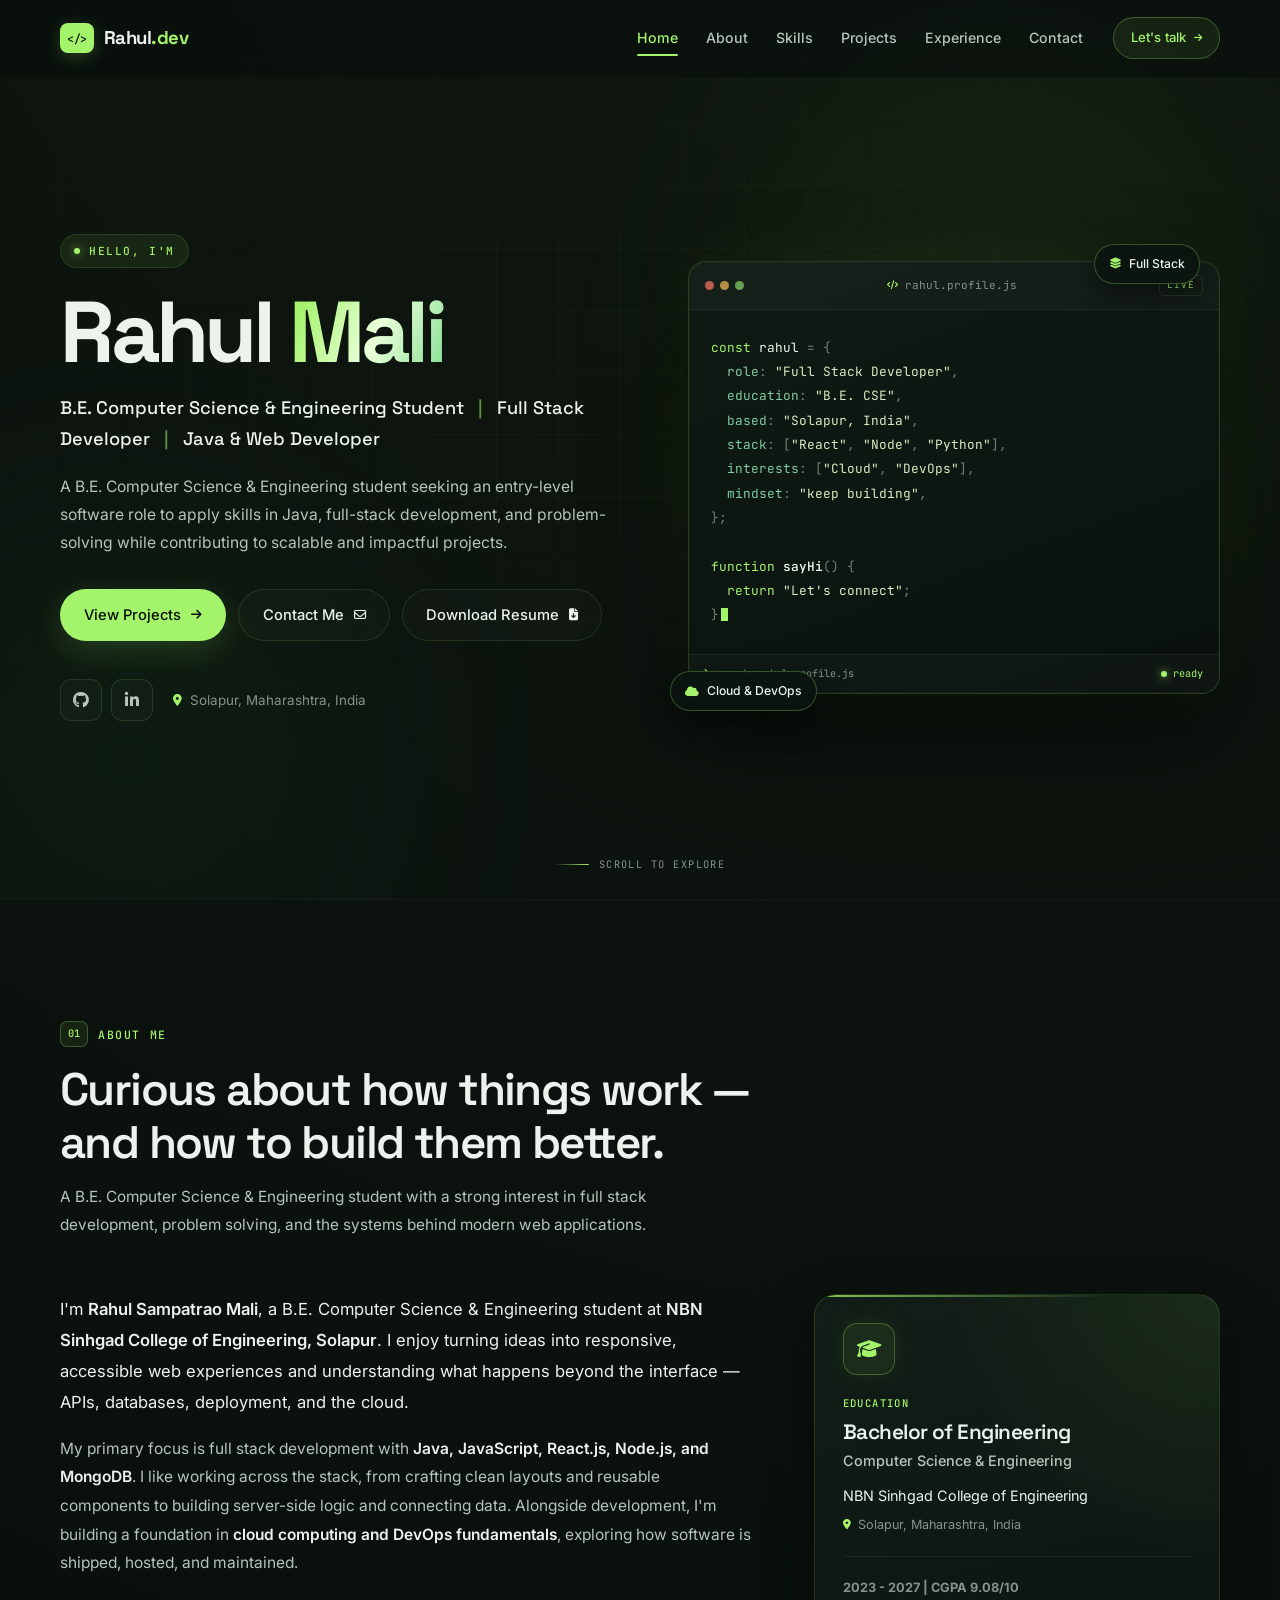
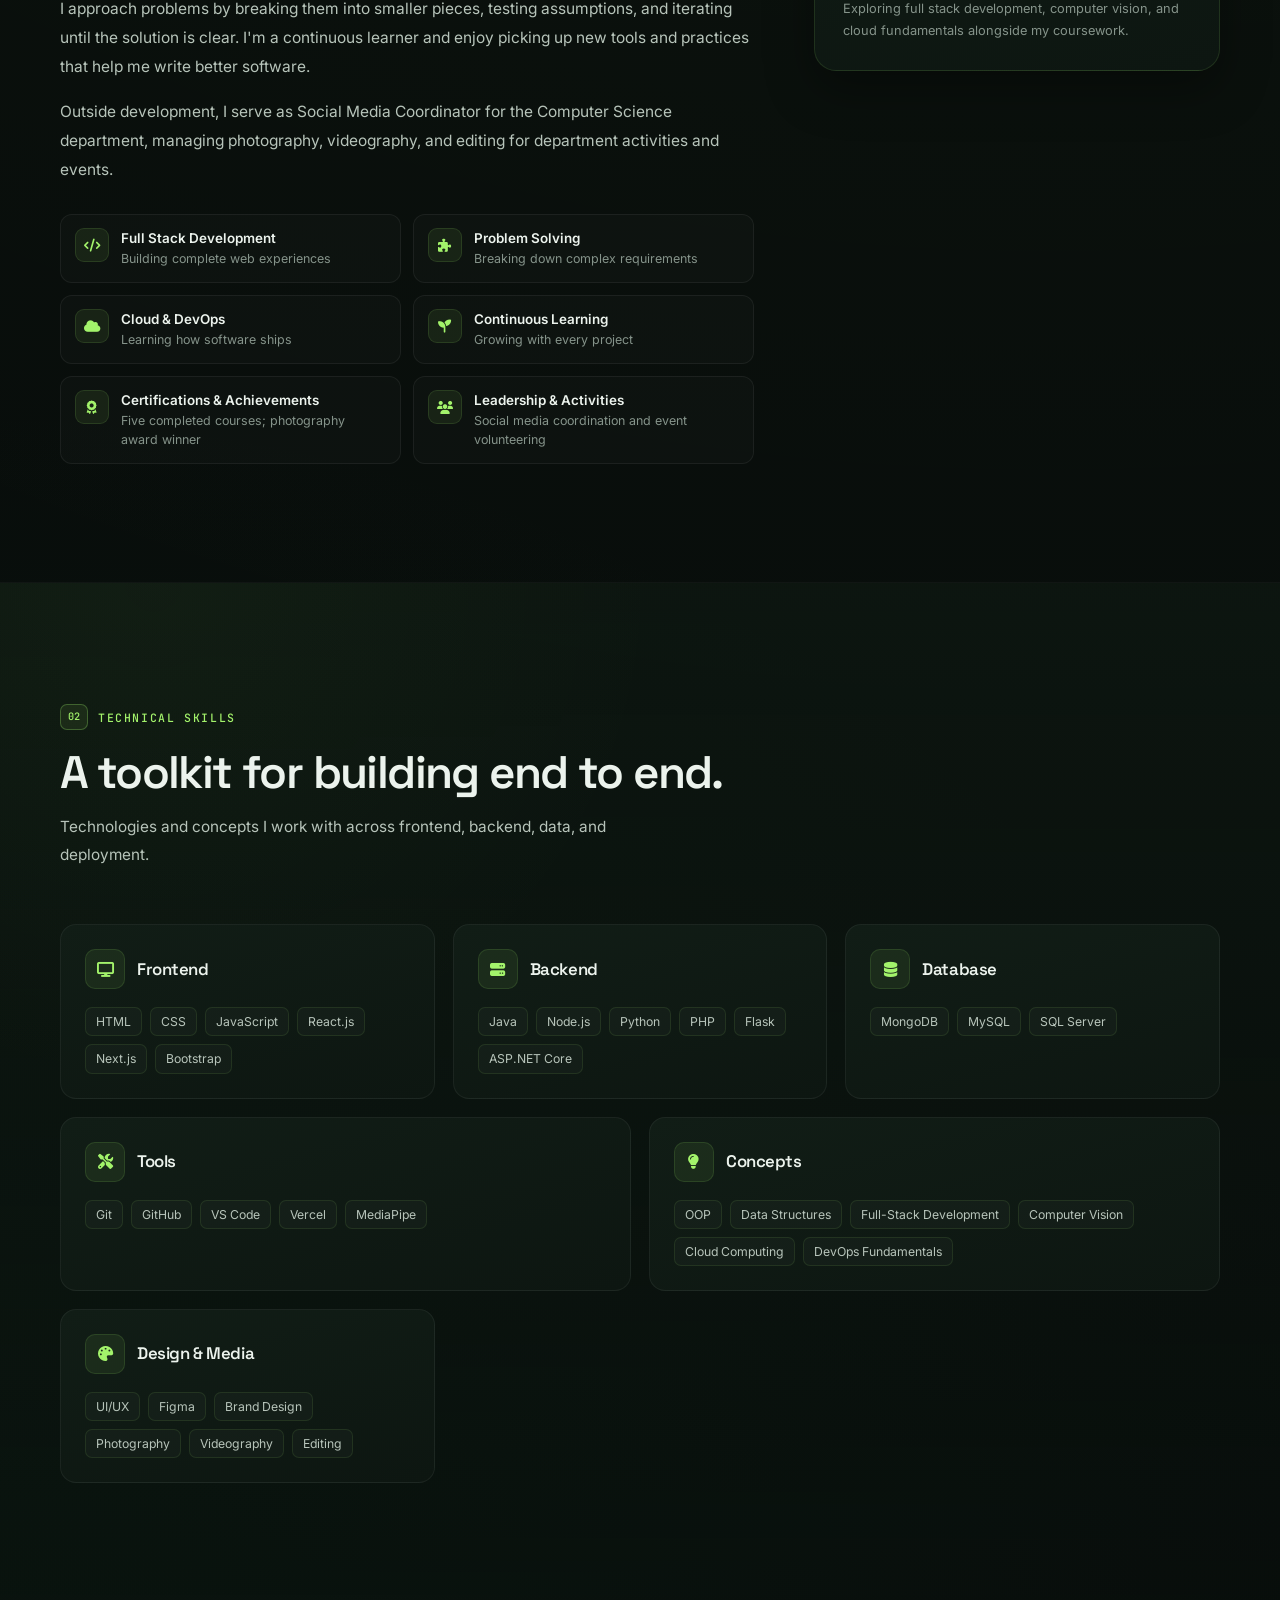
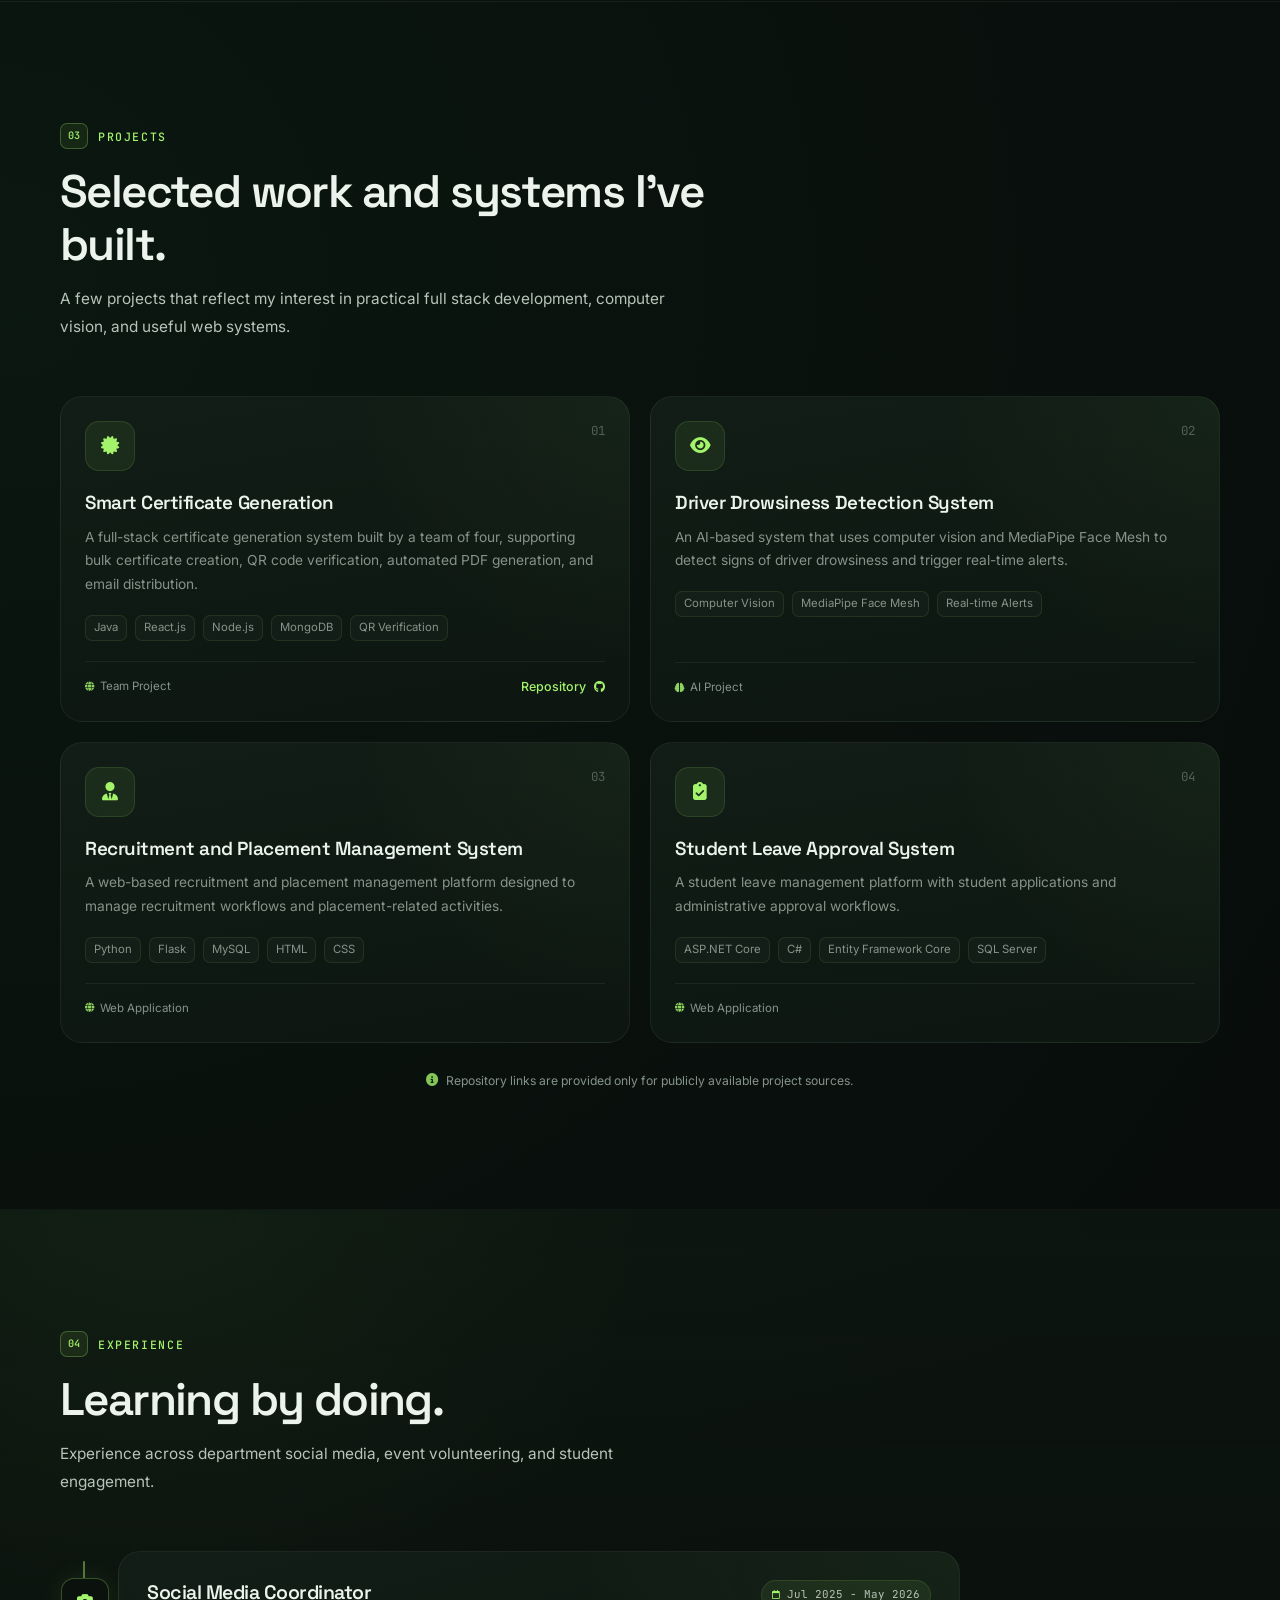
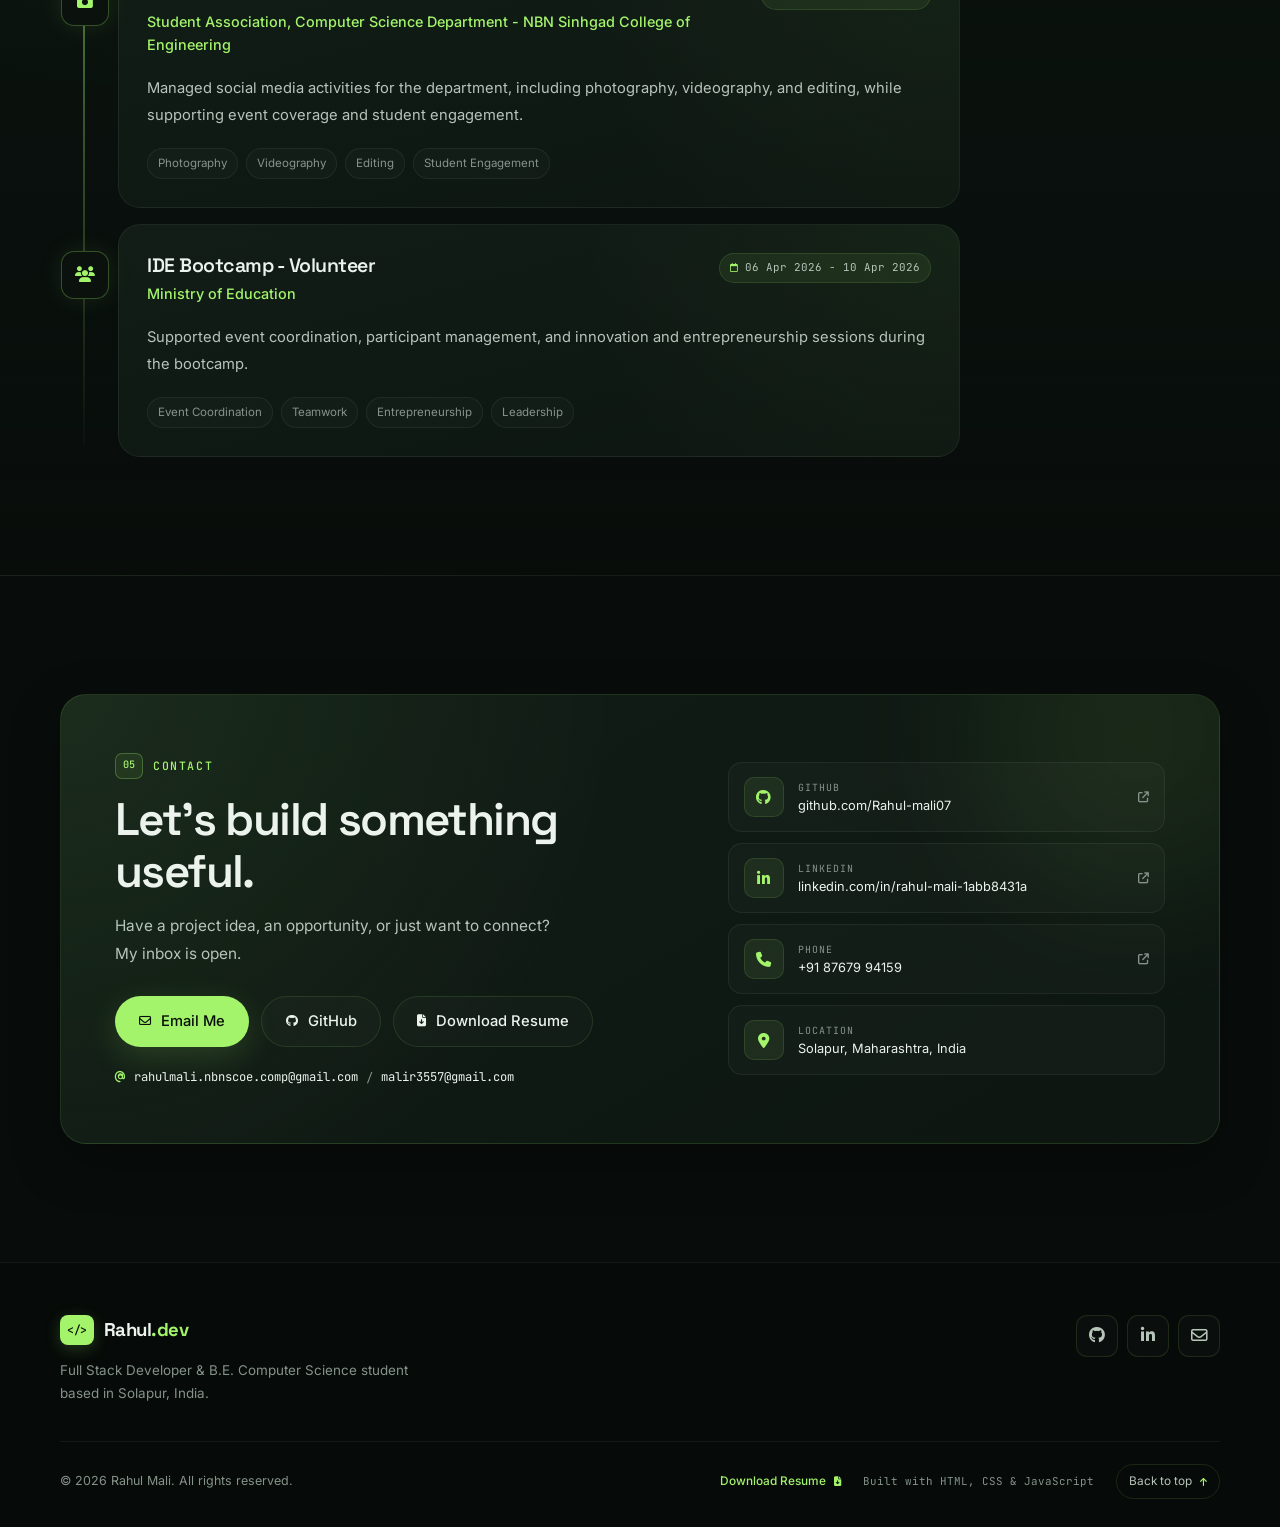
<file: index.html>
<!DOCTYPE html>
<html lang="en">
<head>
  <meta charset="UTF-8">
  <meta name="viewport" content="width=device-width, initial-scale=1.0">
  <meta name="theme-color" content="#080D0B">
  <meta name="author" content="Rahul Sampatrao Mali">
  <meta name="description" content="Rahul Sampatrao Mali - B.E. Computer Science &amp; Engineering student at NBN Sinhgad College of Engineering, Solapur. Full Stack Developer with skills in Java, React.js, Node.js, MongoDB, Python, and UI/UX.">
  <meta name="keywords" content="Rahul Sampatrao Mali, Rahul Mali, Full Stack Developer, Java Developer, React.js, Node.js, MongoDB, Computer Science Engineering, NBN Sinhgad College of Engineering, Solapur, Portfolio">
  <meta property="og:type" content="website">
  <meta property="og:title" content="Rahul Sampatrao Mali - Full Stack Developer">
  <meta property="og:description" content="B.E. Computer Science &amp; Engineering student at NBN Sinhgad College of Engineering, Solapur. Full Stack Developer skilled in Java, React.js, Node.js, MongoDB, and Python.">
  <meta name="twitter:card" content="summary">
  <meta name="twitter:title" content="Rahul Sampatrao Mali - Full Stack Developer">
  <meta name="twitter:description" content="B.E. Computer Science &amp; Engineering student at NBN Sinhgad College of Engineering, Solapur. Full Stack Developer skilled in Java, React.js, Node.js, MongoDB, and Python.">

  <title>Rahul Sampatrao Mali - Full Stack Developer</title>

  <link rel="icon" type="image/svg+xml" href="assets/icons/favicon.svg">
  <link rel="apple-touch-icon" href="assets/icons/favicon.svg">

  <link rel="preconnect" href="https://fonts.googleapis.com">
  <link rel="preconnect" href="https://fonts.gstatic.com" crossorigin>
  <link href="https://fonts.googleapis.com/css2?family=Inter:wght@400;500;600&family=JetBrains+Mono:wght@400;500&family=Space+Grotesk:wght@400;500;600;700&display=swap" rel="stylesheet">
  <link rel="stylesheet" href="https://cdnjs.cloudflare.com/ajax/libs/font-awesome/6.5.2/css/all.min.css" referrerpolicy="no-referrer">
  <link rel="stylesheet" href="styles.css">

  <script>document.documentElement.classList.add("js");</script>
  <script src="script.js" defer onerror="document.documentElement.classList.remove('js')"></script>
</head>
<body>
  <a class="skip-link" href="#main-content">Skip to main content</a>

  <header class="site-header" id="site-header">
    <nav class="nav container" aria-label="Primary navigation">
      <a class="brand" href="#home" aria-label="Rahul.dev — back to home">
        <span class="brand-mark" aria-hidden="true">&lt;/&gt;</span>
        <span class="brand-text">Rahul<span class="accent">.dev</span></span>
      </a>

      <button class="nav-toggle" id="nav-toggle" type="button" aria-controls="nav-menu" aria-expanded="false" aria-label="Open navigation menu">
        <span class="nav-toggle-bar"></span>
        <span class="nav-toggle-bar"></span>
        <span class="nav-toggle-bar"></span>
      </button>

      <div class="nav-menu" id="nav-menu">
        <ul class="nav-list">
          <li><a class="nav-link is-active" href="#home">Home</a></li>
          <li><a class="nav-link" href="#about">About</a></li>
          <li><a class="nav-link" href="#skills">Skills</a></li>
          <li><a class="nav-link" href="#projects">Projects</a></li>
          <li><a class="nav-link" href="#experience">Experience</a></li>
          <li><a class="nav-link" href="#contact">Contact</a></li>
        </ul>
        <a class="nav-cta" href="#contact">Let's talk <i class="fa-solid fa-arrow-right" aria-hidden="true"></i></a>
      </div>
    </nav>
  </header>

  <main id="main-content">
    <!-- Hero -->
    <section class="hero" id="home" aria-labelledby="hero-title">
      <div class="hero-bg" aria-hidden="true">
        <div class="hero-grid"></div>
        <div class="hero-glow hero-glow--one"></div>
        <div class="hero-glow hero-glow--two"></div>
      </div>

      <div class="container hero-inner">
        <div class="hero-content">
          <p class="eyebrow reveal">
            <span class="eyebrow-dot" aria-hidden="true"></span>
            Hello, I'm
          </p>

          <h1 class="hero-title reveal" id="hero-title">
            Rahul <span class="gradient-text">Mali</span>
          </h1>

          <p class="hero-role reveal">
            B.E. Computer Science &amp; Engineering Student
            <span class="role-sep" aria-hidden="true">|</span>
            Full Stack Developer
            <span class="role-sep" aria-hidden="true">|</span>
            Java &amp; Web Developer
          </p>

          <p class="hero-description reveal">
            A B.E. Computer Science &amp; Engineering student seeking an entry-level software role
            to apply skills in Java, full-stack development, and problem-solving while
            contributing to scalable and impactful projects.
          </p>

          <div class="hero-actions reveal">
            <a class="btn btn-primary" href="#projects">
              View Projects
              <i class="fa-solid fa-arrow-right" aria-hidden="true"></i>
            </a>
            <a class="btn btn-ghost" href="#contact">
              Contact Me
              <i class="fa-regular fa-envelope" aria-hidden="true"></i>
            </a>
            <a class="btn btn-ghost" href="assets/resume/Rahul_Mali_Resume.pdf" download="Rahul_Mali_Resume.pdf" type="application/pdf">
              Download Resume
              <i class="fa-solid fa-file-arrow-down" aria-hidden="true"></i>
            </a>
          </div>

          <div class="hero-meta reveal">
            <div class="hero-socials">
              <a class="icon-link" href="https://github.com/Rahul-mali07" target="_blank" rel="noopener noreferrer" aria-label="Rahul Mali on GitHub">
                <i class="fa-brands fa-github" aria-hidden="true"></i>
              </a>
              <a class="icon-link" href="https://www.linkedin.com/in/rahul-mali-1abb8431a/" target="_blank" rel="noopener noreferrer" aria-label="Rahul Mali on LinkedIn">
                <i class="fa-brands fa-linkedin-in" aria-hidden="true"></i>
              </a>
            </div>
            <span class="hero-location">
              <i class="fa-solid fa-location-dot" aria-hidden="true"></i>
              Solapur, Maharashtra, India
            </span>
          </div>
        </div>

        <div class="hero-visual reveal" aria-hidden="true">
          <div class="code-window">
            <div class="code-titlebar">
              <span class="window-dots">
                <span></span><span></span><span></span>
              </span>
              <span class="code-filename"><i class="fa-solid fa-code"></i> rahul.profile.js</span>
              <span class="code-live">live</span>
            </div>
            <pre class="code-body"><code><span class="tok-key">const</span> <span class="tok-var">rahul</span> <span class="tok-punc">=</span> <span class="tok-punc">{</span>
  <span class="tok-prop">role</span><span class="tok-punc">:</span> <span class="tok-str">"Full Stack Developer"</span><span class="tok-punc">,</span>
  <span class="tok-prop">education</span><span class="tok-punc">:</span> <span class="tok-str">"B.E. CSE"</span><span class="tok-punc">,</span>
  <span class="tok-prop">based</span><span class="tok-punc">:</span> <span class="tok-str">"Solapur, India"</span><span class="tok-punc">,</span>
  <span class="tok-prop">stack</span><span class="tok-punc">:</span> <span class="tok-punc">[</span><span class="tok-str">"React"</span><span class="tok-punc">,</span> <span class="tok-str">"Node"</span><span class="tok-punc">,</span> <span class="tok-str">"Python"</span><span class="tok-punc">],</span>
  <span class="tok-prop">interests</span><span class="tok-punc">:</span> <span class="tok-punc">[</span><span class="tok-str">"Cloud"</span><span class="tok-punc">,</span> <span class="tok-str">"DevOps"</span><span class="tok-punc">],</span>
  <span class="tok-prop">mindset</span><span class="tok-punc">:</span> <span class="tok-str">"keep building"</span><span class="tok-punc">,</span>
<span class="tok-punc">};</span>

<span class="tok-key">function</span> <span class="tok-fn">sayHi</span><span class="tok-punc">()</span> <span class="tok-punc">{</span>
  <span class="tok-key">return</span> <span class="tok-str">"Let's connect"</span><span class="tok-punc">;</span>
<span class="tok-punc">}</span><span class="code-cursor"></span></code></pre>
            <div class="code-statusbar">
              <span><i class="fa-solid fa-terminal"></i> node rahul.profile.js</span>
              <span class="code-ok"><span class="status-dot" aria-hidden="true"></span> ready</span>
            </div>
          </div>

          <div class="float-badge float-badge--top">
            <i class="fa-solid fa-layer-group"></i>
            Full Stack
          </div>
          <div class="float-badge float-badge--bottom">
            <i class="fa-solid fa-cloud"></i>
            Cloud &amp; DevOps
          </div>
        </div>
      </div>

      <a class="scroll-cue" href="#about" aria-label="Scroll to About section">
        <span class="scroll-cue-line" aria-hidden="true"></span>
        Scroll to explore
      </a>
    </section>

    <!-- About -->
    <section class="section" id="about" aria-labelledby="about-title">
      <div class="container">
        <div class="section-head reveal">
          <p class="section-label"><span>01</span> About Me</p>
          <h2 class="section-title" id="about-title">Curious about how things work — and how to build them better.</h2>
          <p class="section-desc">
            A B.E. Computer Science &amp; Engineering student with a strong interest in full stack
            development, problem solving, and the systems behind modern web applications.
          </p>
        </div>

        <div class="about-grid">
          <div class="about-copy reveal">
            <p>
              I'm <strong>Rahul Sampatrao Mali</strong>, a B.E. Computer Science &amp; Engineering
              student at <strong>NBN Sinhgad College of Engineering, Solapur</strong>. I enjoy
              turning ideas into responsive, accessible web experiences and understanding
              what happens beyond the interface — APIs, databases, deployment, and the cloud.
            </p>
            <p>
              My primary focus is full stack development with <strong>Java, JavaScript,
              React.js, Node.js, and MongoDB</strong>. I like working across the stack, from
              crafting clean layouts and reusable components to building server-side logic
              and connecting data. Alongside development, I'm building a foundation in
              <strong>cloud computing and DevOps fundamentals</strong>, exploring how software
              is shipped, hosted, and maintained.
            </p>
            <p>
              I approach problems by breaking them into smaller pieces, testing assumptions,
              and iterating until the solution is clear. I'm a continuous learner and enjoy
              picking up new tools and practices that help me write better software.
            </p>
            <p>
              Outside development, I serve as Social Media Coordinator for the Computer Science
              department, managing photography, videography, and editing for department
              activities and events.
            </p>

            <ul class="about-highlights">
              <li>
                <span class="highlight-icon"><i class="fa-solid fa-code" aria-hidden="true"></i></span>
                <span><strong>Full Stack Development</strong>Building complete web experiences</span>
              </li>
              <li>
                <span class="highlight-icon"><i class="fa-solid fa-puzzle-piece" aria-hidden="true"></i></span>
                <span><strong>Problem Solving</strong>Breaking down complex requirements</span>
              </li>
              <li>
                <span class="highlight-icon"><i class="fa-solid fa-cloud" aria-hidden="true"></i></span>
                <span><strong>Cloud &amp; DevOps</strong>Learning how software ships</span>
              </li>
              <li>
                <span class="highlight-icon"><i class="fa-solid fa-seedling" aria-hidden="true"></i></span>
                <span><strong>Continuous Learning</strong>Growing with every project</span>
              </li>
              <li>
                <span class="highlight-icon"><i class="fa-solid fa-award" aria-hidden="true"></i></span>
                <span><strong>Certifications &amp; Achievements</strong>Five completed courses; photography award winner</span>
              </li>
              <li>
                <span class="highlight-icon"><i class="fa-solid fa-users" aria-hidden="true"></i></span>
                <span><strong>Leadership &amp; Activities</strong>Social media coordination and event volunteering</span>
              </li>
            </ul>
          </div>

          <article class="education-card reveal" aria-labelledby="education-title">
            <div class="education-icon" aria-hidden="true">
              <i class="fa-solid fa-graduation-cap"></i>
            </div>
            <p class="card-label">Education</p>
            <h3 id="education-title">Bachelor of Engineering</h3>
            <p class="education-degree">Computer Science &amp; Engineering</p>
            <p class="education-school">NBN Sinhgad College of Engineering</p>
            <p class="education-location">
              <i class="fa-solid fa-location-dot" aria-hidden="true"></i>
              Solapur, Maharashtra, India
            </p>
            <div class="education-divider" aria-hidden="true"></div>
            <p class="education-note">
              <strong>2023 - 2027 | CGPA 9.08/10</strong><br>
              Exploring full stack development, computer vision, and cloud fundamentals
              alongside my coursework.
            </p>
          </article>
        </div>
      </div>
    </section>

    <!-- Skills -->
    <section class="section section--alt" id="skills" aria-labelledby="skills-title">
      <div class="container">
        <div class="section-head reveal">
          <p class="section-label"><span>02</span> Technical Skills</p>
          <h2 class="section-title" id="skills-title">A toolkit for building end to end.</h2>
          <p class="section-desc">
            Technologies and concepts I work with across frontend, backend, data, and
            deployment.
          </p>
        </div>

        <div class="skills-grid">
          <article class="skill-card reveal" aria-labelledby="skill-frontend">
            <div class="skill-card-head">
              <span class="skill-icon"><i class="fa-solid fa-display" aria-hidden="true"></i></span>
              <h3 id="skill-frontend">Frontend</h3>
            </div>
            <ul class="tech-chips" aria-label="Frontend technologies">
              <li>HTML</li>
              <li>CSS</li>
              <li>JavaScript</li>
              <li>React.js</li>
              <li>Next.js</li>
              <li>Bootstrap</li>
            </ul>
          </article>

          <article class="skill-card reveal" aria-labelledby="skill-backend">
            <div class="skill-card-head">
              <span class="skill-icon"><i class="fa-solid fa-server" aria-hidden="true"></i></span>
              <h3 id="skill-backend">Backend</h3>
            </div>
            <ul class="tech-chips" aria-label="Backend technologies">
              <li>Java</li>
              <li>Node.js</li>
              <li>Python</li>
              <li>PHP</li>
              <li>Flask</li>
              <li>ASP.NET Core</li>
            </ul>
          </article>

          <article class="skill-card reveal" aria-labelledby="skill-database">
            <div class="skill-card-head">
              <span class="skill-icon"><i class="fa-solid fa-database" aria-hidden="true"></i></span>
              <h3 id="skill-database">Database</h3>
            </div>
            <ul class="tech-chips" aria-label="Database technologies">
              <li>MongoDB</li>
              <li>MySQL</li>
              <li>SQL Server</li>
            </ul>
          </article>

          <article class="skill-card reveal" aria-labelledby="skill-tools">
            <div class="skill-card-head">
              <span class="skill-icon"><i class="fa-solid fa-screwdriver-wrench" aria-hidden="true"></i></span>
              <h3 id="skill-tools">Tools</h3>
            </div>
            <ul class="tech-chips" aria-label="Tools">
              <li>Git</li>
              <li>GitHub</li>
              <li>VS Code</li>
              <li>Vercel</li>
              <li>MediaPipe</li>
            </ul>
          </article>

          <article class="skill-card reveal" aria-labelledby="skill-concepts">
            <div class="skill-card-head">
              <span class="skill-icon"><i class="fa-solid fa-lightbulb" aria-hidden="true"></i></span>
              <h3 id="skill-concepts">Concepts</h3>
            </div>
            <ul class="tech-chips" aria-label="Core concepts">
              <li>OOP</li>
              <li>Data Structures</li>
              <li>Full-Stack Development</li>
              <li>Computer Vision</li>
              <li>Cloud Computing</li>
              <li>DevOps Fundamentals</li>
            </ul>
          </article>

          <article class="skill-card reveal" aria-labelledby="skill-design">
            <div class="skill-card-head">
              <span class="skill-icon"><i class="fa-solid fa-palette" aria-hidden="true"></i></span>
              <h3 id="skill-design">Design &amp; Media</h3>
            </div>
            <ul class="tech-chips" aria-label="Design and media skills">
              <li>UI/UX</li>
              <li>Figma</li>
              <li>Brand Design</li>
              <li>Photography</li>
              <li>Videography</li>
              <li>Editing</li>
            </ul>
          </article>
        </div>
      </div>
    </section>

    <!-- Projects -->
    <section class="section" id="projects" aria-labelledby="projects-title">
      <div class="container">
        <div class="section-head reveal">
          <p class="section-label"><span>03</span> Projects</p>
          <h2 class="section-title" id="projects-title">Selected work and systems I've built.</h2>
          <p class="section-desc">
            A few projects that reflect my interest in practical full stack development,
            computer vision, and useful web systems.
          </p>
        </div>

        <div class="projects-grid">
          <article class="project-card reveal" aria-labelledby="project-certificate">
            <div class="project-top">
              <span class="project-icon"><i class="fa-solid fa-certificate" aria-hidden="true"></i></span>
              <span class="project-index" aria-hidden="true">01</span>
            </div>
            <div class="project-body">
              <h3 id="project-certificate">Smart Certificate Generation</h3>
              <p>
                A full-stack certificate generation system built by a team of four, supporting
                bulk certificate creation, QR code verification, automated PDF generation, and
                email distribution.
              </p>
              <ul class="tech-chips tech-chips--compact" aria-label="Smart Certificate Generation technologies">
                <li>Java</li>
                <li>React.js</li>
                <li>Node.js</li>
                <li>MongoDB</li>
                <li>QR Verification</li>
              </ul>
            </div>
            <div class="project-footer">
              <span class="project-type"><i class="fa-solid fa-globe" aria-hidden="true"></i> Team Project</span>
              <a class="project-link" href="https://github.com/Rahul-mali07/certifyPro" target="_blank" rel="noopener noreferrer">
                Repository
                <i class="fa-brands fa-github" aria-hidden="true"></i>
              </a>
            </div>
          </article>

          <article class="project-card reveal" aria-labelledby="project-drowsiness">
            <div class="project-top">
              <span class="project-icon"><i class="fa-solid fa-eye" aria-hidden="true"></i></span>
              <span class="project-index" aria-hidden="true">02</span>
            </div>
            <div class="project-body">
              <h3 id="project-drowsiness">Driver Drowsiness Detection System</h3>
              <p>
                An AI-based system that uses computer vision and MediaPipe Face Mesh to detect
                signs of driver drowsiness and trigger real-time alerts.
              </p>
              <ul class="tech-chips tech-chips--compact" aria-label="Driver Drowsiness Detection System technologies">
                <li>Computer Vision</li>
                <li>MediaPipe Face Mesh</li>
                <li>Real-time Alerts</li>
              </ul>
            </div>
            <div class="project-footer">
              <span class="project-type"><i class="fa-solid fa-brain" aria-hidden="true"></i> AI Project</span>
            </div>
          </article>

          <article class="project-card reveal" aria-labelledby="project-recruitment">
            <div class="project-top">
              <span class="project-icon"><i class="fa-solid fa-user-tie" aria-hidden="true"></i></span>
              <span class="project-index" aria-hidden="true">03</span>
            </div>
            <div class="project-body">
              <h3 id="project-recruitment">Recruitment and Placement Management System</h3>
              <p>
                A web-based recruitment and placement management platform designed to manage
                recruitment workflows and placement-related activities.
              </p>
              <ul class="tech-chips tech-chips--compact" aria-label="Recruitment and Placement Management System technologies">
                <li>Python</li>
                <li>Flask</li>
                <li>MySQL</li>
                <li>HTML</li>
                <li>CSS</li>
              </ul>
            </div>
            <div class="project-footer">
              <span class="project-type"><i class="fa-solid fa-globe" aria-hidden="true"></i> Web Application</span>
            </div>
          </article>

          <article class="project-card reveal" aria-labelledby="project-leave">
            <div class="project-top">
              <span class="project-icon"><i class="fa-solid fa-clipboard-check" aria-hidden="true"></i></span>
              <span class="project-index" aria-hidden="true">04</span>
            </div>
            <div class="project-body">
              <h3 id="project-leave">Student Leave Approval System</h3>
              <p>
                A student leave management platform with student applications and
                administrative approval workflows.
              </p>
              <ul class="tech-chips tech-chips--compact" aria-label="Student Leave Approval System technologies">
                <li>ASP.NET Core</li>
                <li>C#</li>
                <li>Entity Framework Core</li>
                <li>SQL Server</li>
              </ul>
            </div>
            <div class="project-footer">
              <span class="project-type"><i class="fa-solid fa-globe" aria-hidden="true"></i> Web Application</span>
            </div>
          </article>
        </div>

        <p class="projects-note reveal">
          <i class="fa-solid fa-circle-info" aria-hidden="true"></i>
          Repository links are provided only for publicly available project sources.
        </p>
      </div>
    </section>

    <!-- Experience -->
    <section class="section section--alt" id="experience" aria-labelledby="experience-title">
      <div class="container">
        <div class="section-head reveal">
          <p class="section-label"><span>04</span> Experience</p>
          <h2 class="section-title" id="experience-title">Learning by doing.</h2>
          <p class="section-desc">
            Experience across department social media, event volunteering, and student
            engagement.
          </p>
        </div>

        <div class="timeline">
          <div class="timeline-line" aria-hidden="true"></div>
          <article class="experience-card reveal" aria-labelledby="exp-social">
            <span class="timeline-marker" aria-hidden="true">
              <i class="fa-solid fa-camera"></i>
            </span>
            <div class="experience-body">
              <div class="experience-head">
                <div>
                  <h3 id="exp-social">Social Media Coordinator</h3>
                  <p class="experience-company">Student Association, Computer Science Department - NBN Sinhgad College of Engineering</p>
                </div>
                <span class="experience-duration">
                  <i class="fa-regular fa-calendar" aria-hidden="true"></i>
                  Jul 2025 - May 2026
                </span>
              </div>
              <p class="experience-desc">
                Managed social media activities for the department, including photography,
                videography, and editing, while supporting event coverage and student engagement.
              </p>
              <ul class="experience-tags" aria-label="Social Media Coordinator focus areas">
                <li>Photography</li>
                <li>Videography</li>
                <li>Editing</li>
                <li>Student Engagement</li>
              </ul>
            </div>
          </article>

          <article class="experience-card reveal" aria-labelledby="exp-ide">
            <span class="timeline-marker" aria-hidden="true">
              <i class="fa-solid fa-users"></i>
            </span>
            <div class="experience-body">
              <div class="experience-head">
                <div>
                  <h3 id="exp-ide">IDE Bootcamp - Volunteer</h3>
                  <p class="experience-company">Ministry of Education</p>
                </div>
                <span class="experience-duration">
                  <i class="fa-regular fa-calendar" aria-hidden="true"></i>
                  06 Apr 2026 - 10 Apr 2026
                </span>
              </div>
              <p class="experience-desc">
                Supported event coordination, participant management, and innovation and
                entrepreneurship sessions during the bootcamp.
              </p>
              <ul class="experience-tags" aria-label="IDE Bootcamp focus areas">
                <li>Event Coordination</li>
                <li>Teamwork</li>
                <li>Entrepreneurship</li>
                <li>Leadership</li>
              </ul>
            </div>
          </article>
        </div>
      </div>
    </section>

    <!-- Contact -->
    <section class="section" id="contact" aria-labelledby="contact-title">
      <div class="container">
        <div class="contact-panel reveal">
          <div class="contact-glow" aria-hidden="true"></div>
          <div class="contact-copy">
            <p class="section-label"><span>05</span> Contact</p>
            <h2 class="section-title" id="contact-title">Let's build something useful.</h2>
            <p class="section-desc">
              Have a project idea, an opportunity, or just want to connect? My inbox is open.
            </p>

            <div class="contact-actions">
              <a class="btn btn-primary" href="mailto:rahulmali.nbnscoe.comp@gmail.com?subject=Portfolio%20enquiry">
                <i class="fa-regular fa-envelope" aria-hidden="true"></i>
                Email Me
              </a>
              <a class="btn btn-ghost" href="https://github.com/Rahul-mali07" target="_blank" rel="noopener noreferrer">
                <i class="fa-brands fa-github" aria-hidden="true"></i>
                GitHub
              </a>
              <a class="btn btn-ghost" href="assets/resume/Rahul_Mali_Resume.pdf" download="Rahul_Mali_Resume.pdf" type="application/pdf">
                <i class="fa-solid fa-file-arrow-down" aria-hidden="true"></i>
                Download Resume
              </a>
            </div>

            <p class="contact-email">
              <i class="fa-solid fa-at" aria-hidden="true"></i>
              <a href="mailto:rahulmali.nbnscoe.comp@gmail.com">rahulmali.nbnscoe.comp@gmail.com</a>
              <span aria-hidden="true">/</span>
              <a href="mailto:malir3557@gmail.com">malir3557@gmail.com</a>
            </p>
          </div>

          <div class="contact-cards">
            <a class="contact-card" href="https://github.com/Rahul-mali07" target="_blank" rel="noopener noreferrer">
              <span class="contact-card-icon"><i class="fa-brands fa-github" aria-hidden="true"></i></span>
              <span class="contact-card-body">
                <span class="contact-card-label">GitHub</span>
                <span class="contact-card-value">github.com/Rahul-mali07</span>
              </span>
              <i class="fa-solid fa-arrow-up-right-from-square contact-card-arrow" aria-hidden="true"></i>
            </a>

            <a class="contact-card" href="https://www.linkedin.com/in/rahul-mali-1abb8431a/" target="_blank" rel="noopener noreferrer">
              <span class="contact-card-icon"><i class="fa-brands fa-linkedin-in" aria-hidden="true"></i></span>
              <span class="contact-card-body">
                <span class="contact-card-label">LinkedIn</span>
                <span class="contact-card-value">linkedin.com/in/rahul-mali-1abb8431a</span>
              </span>
              <i class="fa-solid fa-arrow-up-right-from-square contact-card-arrow" aria-hidden="true"></i>
            </a>

            <a class="contact-card" href="tel:+918767994159">
              <span class="contact-card-icon"><i class="fa-solid fa-phone" aria-hidden="true"></i></span>
              <span class="contact-card-body">
                <span class="contact-card-label">Phone</span>
                <span class="contact-card-value">+91 87679 94159</span>
              </span>
              <i class="fa-solid fa-arrow-up-right-from-square contact-card-arrow" aria-hidden="true"></i>
            </a>

            <div class="contact-card contact-card--static">
              <span class="contact-card-icon"><i class="fa-solid fa-location-dot" aria-hidden="true"></i></span>
              <span class="contact-card-body">
                <span class="contact-card-label">Location</span>
                <span class="contact-card-value">Solapur, Maharashtra, India</span>
              </span>
            </div>
          </div>
        </div>
      </div>
    </section>
  </main>

  <footer class="site-footer">
    <div class="container">
      <div class="footer-top">
        <div class="footer-brand">
          <a class="brand" href="#home" aria-label="Rahul.dev — back to home">
            <span class="brand-mark" aria-hidden="true">&lt;/&gt;</span>
            <span class="brand-text">Rahul<span class="accent">.dev</span></span>
          </a>
          <p>Full Stack Developer &amp; B.E. Computer Science student based in Solapur, India.</p>
        </div>

        <div class="footer-socials" role="group" aria-label="Social links">
          <a class="icon-link" href="https://github.com/Rahul-mali07" target="_blank" rel="noopener noreferrer" aria-label="GitHub profile">
            <i class="fa-brands fa-github" aria-hidden="true"></i>
          </a>
          <a class="icon-link" href="https://www.linkedin.com/in/rahul-mali-1abb8431a/" target="_blank" rel="noopener noreferrer" aria-label="LinkedIn profile">
            <i class="fa-brands fa-linkedin-in" aria-hidden="true"></i>
          </a>
          <a class="icon-link" href="mailto:rahulmali.nbnscoe.comp@gmail.com" aria-label="Send an email">
            <i class="fa-regular fa-envelope" aria-hidden="true"></i>
          </a>
        </div>
      </div>

      <div class="footer-bottom">
        <p>&copy; <span id="year">2026</span> Rahul Mali. All rights reserved.</p>
        <div class="footer-bottom-right">
          <a class="footer-resume" href="assets/resume/Rahul_Mali_Resume.pdf" download="Rahul_Mali_Resume.pdf">
            Download Resume
            <i class="fa-solid fa-file-arrow-down" aria-hidden="true"></i>
          </a>
          <span class="footer-built">Built with HTML, CSS &amp; JavaScript</span>
          <a class="back-to-top" href="#home">
            Back to top
            <i class="fa-solid fa-arrow-up" aria-hidden="true"></i>
          </a>
        </div>
      </div>
    </div>
  </footer>
</body>
</html>
</file>
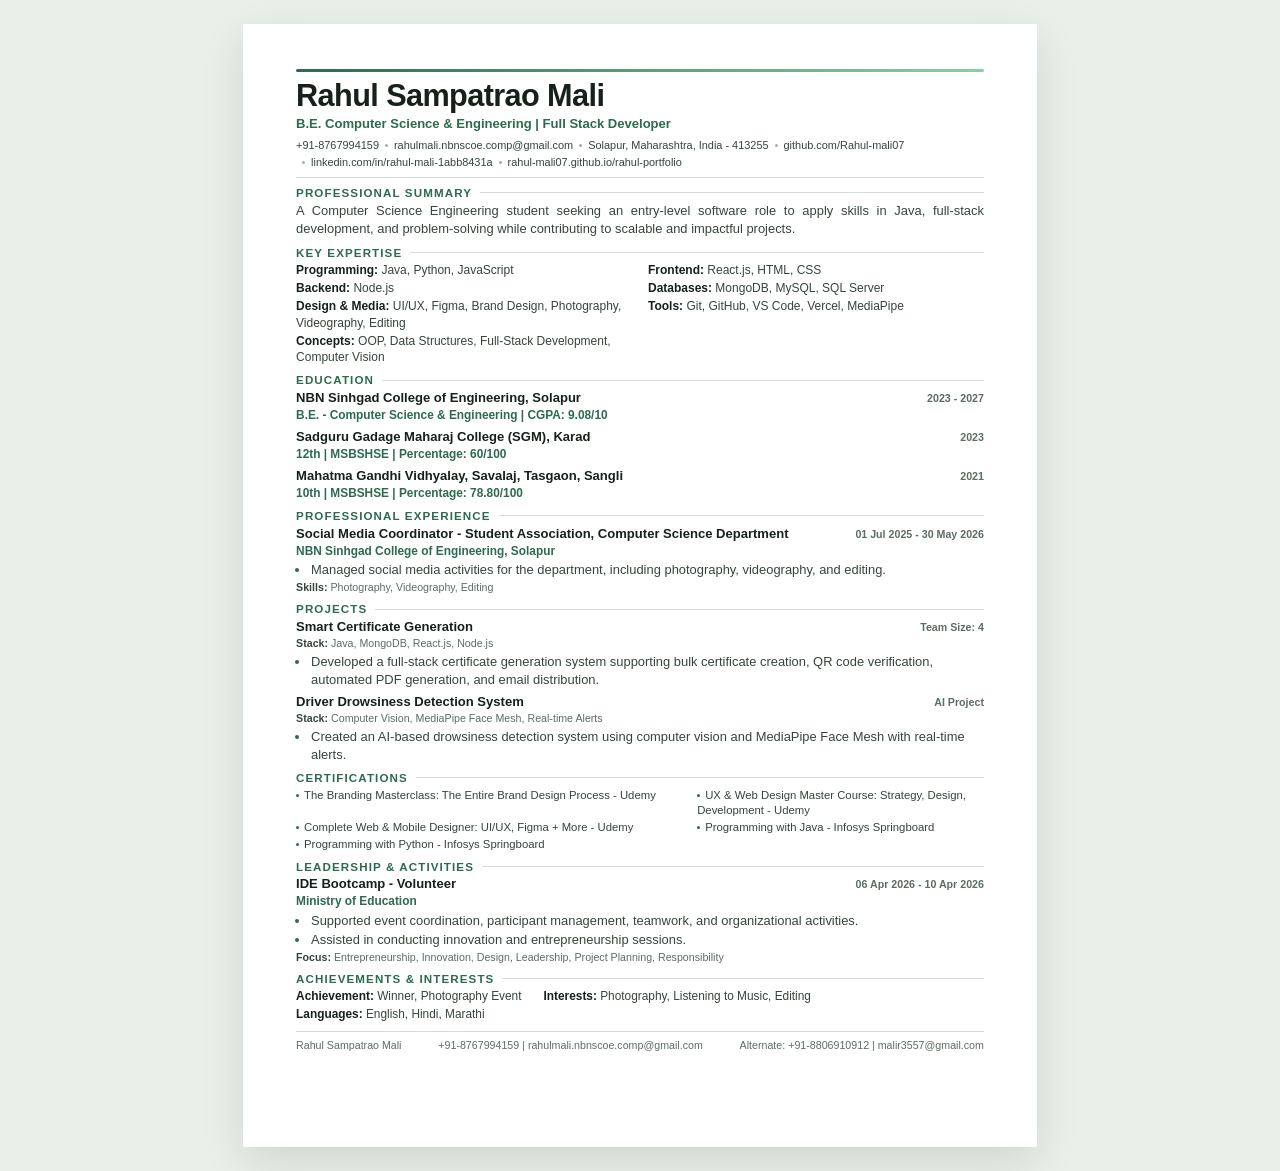
<file: resume/Rahul_Mali_Resume.html>
<!DOCTYPE html>
<html lang="en">
<head>
  <meta charset="UTF-8">
  <meta name="viewport" content="width=device-width, initial-scale=1.0">
  <meta name="author" content="Rahul Sampatrao Mali">
  <meta name="description" content="Resume of Rahul Sampatrao Mali, B.E. Computer Science and Engineering student and full stack developer.">
  <title>Rahul Sampatrao Mali - Resume</title>
  <style>
    @page {
      size: A4;
      margin: 0;
    }

    :root {
      --ink: #17211a;
      --ink-soft: #36453a;
      --muted: #5d6d62;
      --accent: #2d6a4f;
      --line: #d2ded6;
    }

    * {
      box-sizing: border-box;
    }

    html,
    body {
      margin: 0;
      padding: 0;
      background: #ffffff;
      color: var(--ink);
      font-family: "Segoe UI", Arial, sans-serif;
      font-size: 9.7pt;
      line-height: 1.38;
      -webkit-print-color-adjust: exact;
      print-color-adjust: exact;
    }

    a {
      color: inherit;
      text-decoration: none;
    }

    .page {
      width: 210mm;
      min-height: 297mm;
      margin: 0 auto;
      padding: 12mm 14mm 11mm;
      background: #ffffff;
    }

    .top-rule {
      height: 3px;
      margin-bottom: 8px;
      background: linear-gradient(90deg, var(--accent), #8ccf9f);
      border-radius: 99px;
    }

    header {
      padding-bottom: 7px;
      border-bottom: 1px solid var(--line);
    }

    h1 {
      margin: 0;
      color: var(--ink);
      font-size: 23pt;
      font-weight: 700;
      letter-spacing: -0.6px;
      line-height: 1;
    }

    .role {
      margin: 4px 0 0;
      color: var(--accent);
      font-size: 9.8pt;
      font-weight: 600;
    }

    .contact {
      display: flex;
      flex-wrap: wrap;
      gap: 2px 0;
      margin-top: 5px;
      color: var(--ink-soft);
      font-size: 8.2pt;
    }

    .contact span {
      display: inline-flex;
      align-items: center;
      white-space: nowrap;
    }

    .contact span + span::before {
      content: "";
      display: inline-block;
      width: 3px;
      height: 3px;
      margin: 0 6px;
      border-radius: 50%;
      background: #9bb0a2;
    }

    section {
      margin-top: 8.5px;
      page-break-inside: avoid;
    }

    h2 {
      display: flex;
      align-items: center;
      gap: 8px;
      margin: 0 0 4px;
      color: var(--accent);
      font-size: 8.7pt;
      font-weight: 700;
      letter-spacing: 1.1px;
      line-height: 1;
      text-transform: uppercase;
    }

    h2::after {
      content: "";
      flex: 1;
      height: 1px;
      background: var(--line);
    }

    p {
      margin: 0;
    }

    .summary {
      color: var(--ink-soft);
      text-align: justify;
    }

    .skills {
      display: grid;
      grid-template-columns: 1fr 1fr;
      gap: 1.5px 16px;
      color: var(--ink-soft);
      font-size: 9pt;
    }

    .skills strong {
      color: var(--ink);
      font-weight: 700;
    }

    .item {
      margin-top: 5.5px;
      page-break-inside: avoid;
    }

    .item:first-of-type {
      margin-top: 0;
    }

    .item-head {
      display: flex;
      align-items: baseline;
      justify-content: space-between;
      gap: 12px;
    }

    h3 {
      margin: 0;
      color: var(--ink);
      font-size: 9.8pt;
      font-weight: 700;
      line-height: 1.24;
    }

    .item-head > span {
      flex-shrink: 0;
      color: var(--muted);
      font-size: 8pt;
      font-weight: 600;
    }

    .sub {
      margin-top: 1px;
      color: var(--accent);
      font-size: 8.9pt;
      font-weight: 600;
    }

    .stack {
      margin-top: 1px;
      color: var(--muted);
      font-size: 8pt;
    }

    .stack strong {
      color: var(--ink-soft);
      font-weight: 600;
    }

    ul {
      margin: 2px 0 0;
      padding-left: 14px;
      color: var(--ink-soft);
    }

    li {
      margin-top: 1px;
      padding-left: 1px;
    }

    li::marker {
      color: var(--accent);
    }

    .certifications {
      display: grid;
      grid-template-columns: 1.35fr 1fr;
      gap: 1px 14px;
      color: var(--ink-soft);
      font-size: 8.5pt;
    }

    .certifications span::before {
      content: "";
      display: inline-block;
      width: 3px;
      height: 3px;
      margin: 0 5px 2px 0;
      border-radius: 50%;
      background: var(--accent);
    }

    .compact-list {
      display: flex;
      flex-wrap: wrap;
      gap: 1px 22px;
      color: var(--ink-soft);
      font-size: 8.9pt;
    }

    .compact-list strong {
      color: var(--ink);
      font-weight: 700;
    }

    .footer {
      display: flex;
      flex-wrap: wrap;
      justify-content: space-between;
      gap: 2px 16px;
      margin-top: 9px;
      padding-top: 6px;
      border-top: 1px solid var(--line);
      color: var(--muted);
      font-size: 8pt;
    }

    @media screen {
      body {
        background: #e9efe9;
        padding: 24px 0;
      }

      .page {
        box-shadow: 0 14px 40px rgba(22, 40, 28, 0.12);
      }
    }

    @media print {
      body {
        background: #ffffff;
        padding: 0;
      }

      .page {
        box-shadow: none;
      }
    }
  </style>
</head>
<body>
  <main class="page">
    <div class="top-rule"></div>

    <header>
      <h1>Rahul Sampatrao Mali</h1>
      <p class="role">B.E. Computer Science &amp; Engineering | Full Stack Developer</p>
      <div class="contact">
        <span>+91-8767994159</span>
        <span><a href="mailto:rahulmali.nbnscoe.comp@gmail.com">rahulmali.nbnscoe.comp@gmail.com</a></span>
        <span>Solapur, Maharashtra, India - 413255</span>
        <span><a href="https://github.com/Rahul-mali07">github.com/Rahul-mali07</a></span>
        <span><a href="https://www.linkedin.com/in/rahul-mali-1abb8431a/">linkedin.com/in/rahul-mali-1abb8431a</a></span>
        <span><a href="https://rahul-mali07.github.io/rahul-portfolio/">rahul-mali07.github.io/rahul-portfolio</a></span>
      </div>
    </header>

    <section>
      <h2>Professional Summary</h2>
      <p class="summary">A Computer Science Engineering student seeking an entry-level software role to apply skills in Java, full-stack development, and problem-solving while contributing to scalable and impactful projects.</p>
    </section>

    <section>
      <h2>Key Expertise</h2>
      <div class="skills">
        <span><strong>Programming:</strong> Java, Python, JavaScript</span>
        <span><strong>Frontend:</strong> React.js, HTML, CSS</span>
        <span><strong>Backend:</strong> Node.js</span>
        <span><strong>Databases:</strong> MongoDB, MySQL, SQL Server</span>
        <span><strong>Design &amp; Media:</strong> UI/UX, Figma, Brand Design, Photography, Videography, Editing</span>
        <span><strong>Tools:</strong> Git, GitHub, VS Code, Vercel, MediaPipe</span>
        <span><strong>Concepts:</strong> OOP, Data Structures, Full-Stack Development, Computer Vision</span>
      </div>
    </section>

    <section>
      <h2>Education</h2>

      <div class="item">
        <div class="item-head">
          <h3>NBN Sinhgad College of Engineering, Solapur</h3>
          <span>2023 - 2027</span>
        </div>
        <p class="sub">B.E. - Computer Science &amp; Engineering | CGPA: 9.08/10</p>
      </div>

      <div class="item">
        <div class="item-head">
          <h3>Sadguru Gadage Maharaj College (SGM), Karad</h3>
          <span>2023</span>
        </div>
        <p class="sub">12th | MSBSHSE | Percentage: 60/100</p>
      </div>

      <div class="item">
        <div class="item-head">
          <h3>Mahatma Gandhi Vidhyalay, Savalaj, Tasgaon, Sangli</h3>
          <span>2021</span>
        </div>
        <p class="sub">10th | MSBSHSE | Percentage: 78.80/100</p>
      </div>
    </section>

    <section>
      <h2>Professional Experience</h2>

      <div class="item">
        <div class="item-head">
          <h3>Social Media Coordinator - Student Association, Computer Science Department</h3>
          <span>01 Jul 2025 - 30 May 2026</span>
        </div>
        <p class="sub">NBN Sinhgad College of Engineering, Solapur</p>
        <ul>
          <li>Managed social media activities for the department, including photography, videography, and editing.</li>
        </ul>
        <p class="stack"><strong>Skills:</strong> Photography, Videography, Editing</p>
      </div>
    </section>

    <section>
      <h2>Projects</h2>

      <div class="item">
        <div class="item-head">
          <h3>Smart Certificate Generation</h3>
          <span>Team Size: 4</span>
        </div>
        <p class="stack"><strong>Stack:</strong> Java, MongoDB, React.js, Node.js</p>
        <ul>
          <li>Developed a full-stack certificate generation system supporting bulk certificate creation, QR code verification, automated PDF generation, and email distribution.</li>
        </ul>
      </div>

      <div class="item">
        <div class="item-head">
          <h3>Driver Drowsiness Detection System</h3>
          <span>AI Project</span>
        </div>
        <p class="stack"><strong>Stack:</strong> Computer Vision, MediaPipe Face Mesh, Real-time Alerts</p>
        <ul>
          <li>Created an AI-based drowsiness detection system using computer vision and MediaPipe Face Mesh with real-time alerts.</li>
        </ul>
      </div>
    </section>

    <section>
      <h2>Certifications</h2>
      <div class="certifications">
        <span>The Branding Masterclass: The Entire Brand Design Process - Udemy</span>
        <span>UX &amp; Web Design Master Course: Strategy, Design, Development - Udemy</span>
        <span>Complete Web &amp; Mobile Designer: UI/UX, Figma + More - Udemy</span>
        <span>Programming with Java - Infosys Springboard</span>
        <span>Programming with Python - Infosys Springboard</span>
      </div>
    </section>

    <section>
      <h2>Leadership &amp; Activities</h2>

      <div class="item">
        <div class="item-head">
          <h3>IDE Bootcamp - Volunteer</h3>
          <span>06 Apr 2026 - 10 Apr 2026</span>
        </div>
        <p class="sub">Ministry of Education</p>
        <ul>
          <li>Supported event coordination, participant management, teamwork, and organizational activities.</li>
          <li>Assisted in conducting innovation and entrepreneurship sessions.</li>
        </ul>
        <p class="stack"><strong>Focus:</strong> Entrepreneurship, Innovation, Design, Leadership, Project Planning, Responsibility</p>
      </div>
    </section>

    <section>
      <h2>Achievements &amp; Interests</h2>
      <div class="compact-list">
        <span><strong>Achievement:</strong> Winner, Photography Event</span>
        <span><strong>Interests:</strong> Photography, Listening to Music, Editing</span>
        <span><strong>Languages:</strong> English, Hindi, Marathi</span>
      </div>
    </section>

    <div class="footer">
      <span>Rahul Sampatrao Mali</span>
      <span>+91-8767994159 | rahulmali.nbnscoe.comp@gmail.com</span>
      <span>Alternate: +91-8806910912 | malir3557@gmail.com</span>
    </div>
  </main>
</body>
</html>
</file>
<file: styles.css>
/* ==========================================================================
   Rahul Mali — Portfolio
   Theme: dark developer portfolio with neon green accents
   ========================================================================== */

/* ---------- Design tokens ---------- */
:root {
  --bg: #080d0b;
  --bg-deep: #060a08;
  --bg-elevated: #0b120e;
  --surface: #0d1611;
  --surface-2: #111d16;
  --surface-3: #16241b;

  --accent: #a3f36b;
  --accent-strong: #b9ff87;
  --accent-deep: #6fbf45;
  --accent-soft: rgba(163, 243, 107, 0.08);
  --accent-softer: rgba(163, 243, 107, 0.04);

  --text: #ecf3ed;
  --text-soft: #b7c4ba;
  --muted: #85938a;

  --border: rgba(163, 243, 107, 0.12);
  --border-strong: rgba(163, 243, 107, 0.28);
  --border-subtle: rgba(255, 255, 255, 0.06);

  --font-display: "Space Grotesk", "Segoe UI", sans-serif;
  --font-body: "Inter", "Segoe UI", sans-serif;
  --font-mono: "JetBrains Mono", "Consolas", monospace;

  --radius-lg: 22px;
  --radius-md: 16px;
  --radius-sm: 10px;

  --shadow-card: 0 18px 48px rgba(0, 0, 0, 0.35);
  --shadow-glow: 0 0 40px rgba(163, 243, 107, 0.12);

  --header-height: 76px;
  --max-width: 1160px;
  --ease: cubic-bezier(0.22, 0.61, 0.36, 1);
}

/* ---------- Reset & base ---------- */
*,
*::before,
*::after {
  box-sizing: border-box;
}

html {
  scroll-behavior: smooth;
  scroll-padding-top: calc(var(--header-height) + 18px);
  -webkit-text-size-adjust: 100%;
}

body {
  margin: 0;
  min-height: 100vh;
  overflow-x: hidden;
  background:
    radial-gradient(circle at 82% -8%, rgba(163, 243, 107, 0.055), transparent 42%),
    radial-gradient(circle at 0% 55%, rgba(30, 94, 55, 0.12), transparent 40%),
    var(--bg);
  color: var(--text);
  font-family: var(--font-body);
  font-size: 1rem;
  line-height: 1.65;
  font-weight: 400;
  -webkit-font-smoothing: antialiased;
  -moz-osx-font-smoothing: grayscale;
}

body.nav-open {
  overflow: hidden;
}

h1,
h2,
h3,
h4 {
  margin: 0;
  font-family: var(--font-display);
  font-weight: 600;
  line-height: 1.15;
  letter-spacing: -0.025em;
  color: var(--text);
}

p {
  margin: 0;
}

ul {
  margin: 0;
  padding: 0;
  list-style: none;
}

a {
  color: inherit;
  text-decoration: none;
}

img,
svg {
  display: block;
  max-width: 100%;
}

button {
  font: inherit;
  color: inherit;
  background: none;
  border: 0;
  cursor: pointer;
}

::selection {
  background: var(--accent);
  color: #071008;
}

:focus-visible {
  outline: 2px solid var(--accent);
  outline-offset: 3px;
  border-radius: 4px;
}

/* ---------- Utilities ---------- */
.container {
  width: min(var(--max-width), calc(100% - 48px));
  margin-inline: auto;
}

.section {
  position: relative;
  padding: clamp(78px, 10vw, 118px) 0;
}

.section--alt {
  background:
    radial-gradient(circle at 12% 0%, rgba(163, 243, 107, 0.035), transparent 34%),
    linear-gradient(180deg, rgba(16, 28, 20, 0.55), rgba(8, 13, 11, 0.2));
  border-block: 1px solid rgba(255, 255, 255, 0.035);
}

.accent {
  color: var(--accent);
}

.skip-link {
  position: fixed;
  top: -100px;
  left: 16px;
  z-index: 2000;
  padding: 12px 18px;
  border-radius: 8px;
  background: var(--accent);
  color: #071008;
  font-weight: 600;
  transition: top 0.25s var(--ease);
}

.skip-link:focus {
  top: 14px;
}

/* ---------- Buttons ---------- */
.btn {
  display: inline-flex;
  align-items: center;
  justify-content: center;
  gap: 10px;
  min-height: 48px;
  padding: 0.8rem 1.45rem;
  border: 1px solid transparent;
  border-radius: 999px;
  font-family: var(--font-body);
  font-size: 0.92rem;
  font-weight: 500;
  white-space: nowrap;
  transition:
    transform 0.28s var(--ease),
    background-color 0.28s var(--ease),
    border-color 0.28s var(--ease),
    color 0.28s var(--ease),
    box-shadow 0.28s var(--ease);
}

.btn i {
  font-size: 0.82em;
  transition: transform 0.28s var(--ease);
}

.btn-primary {
  background: var(--accent);
  color: #071008;
  box-shadow: 0 10px 32px rgba(163, 243, 107, 0.16);
}

.btn-primary:hover {
  background: var(--accent-strong);
  transform: translateY(-2px);
  box-shadow: 0 16px 40px rgba(163, 243, 107, 0.24);
}

.btn-primary:hover i {
  transform: translateX(3px);
}

.btn-ghost {
  background: rgba(255, 255, 255, 0.02);
  border-color: var(--border);
  color: var(--text);
}

.btn-ghost:hover {
  background: var(--accent-soft);
  border-color: var(--border-strong);
  color: var(--accent);
  transform: translateY(-2px);
}

.btn-ghost:hover i {
  transform: translateY(-1px);
}

.icon-link {
  display: inline-flex;
  align-items: center;
  justify-content: center;
  width: 42px;
  height: 42px;
  border: 1px solid var(--border);
  border-radius: 11px;
  background: rgba(255, 255, 255, 0.02);
  color: var(--text-soft);
  font-size: 1.02rem;
  transition:
    transform 0.28s var(--ease),
    color 0.28s var(--ease),
    border-color 0.28s var(--ease),
    background-color 0.28s var(--ease);
}

.icon-link:hover {
  transform: translateY(-3px);
  color: var(--accent);
  border-color: var(--border-strong);
  background: var(--accent-soft);
}

/* ---------- Reveal animation ---------- */
.js .reveal {
  opacity: 0;
  transform: translateY(24px);
  transition:
    opacity 0.75s var(--ease),
    transform 0.75s var(--ease);
}

.js .reveal.is-visible {
  opacity: 1;
  transform: none;
}

/* ---------- Header / Navigation ---------- */
.site-header {
  position: fixed;
  inset: 0 0 auto;
  z-index: 1000;
  border-bottom: 1px solid transparent;
  background: rgba(8, 13, 11, 0.55);
  transition:
    background-color 0.35s var(--ease),
    border-color 0.35s var(--ease),
    box-shadow 0.35s var(--ease);
}

.site-header.is-scrolled {
  background: rgba(8, 13, 11, 0.88);
  border-bottom-color: var(--border-subtle);
  box-shadow: 0 12px 34px rgba(0, 0, 0, 0.32);
  backdrop-filter: blur(18px);
  -webkit-backdrop-filter: blur(18px);
}

.nav {
  display: flex;
  align-items: center;
  justify-content: space-between;
  height: var(--header-height);
  gap: 24px;
}

.brand {
  display: inline-flex;
  align-items: center;
  gap: 10px;
  flex-shrink: 0;
  font-family: var(--font-display);
  font-size: 1.16rem;
  font-weight: 700;
  letter-spacing: -0.03em;
}

.brand-mark {
  display: inline-flex;
  align-items: center;
  justify-content: center;
  min-width: 34px;
  height: 30px;
  padding: 0 6px;
  border-radius: 8px;
  background: var(--accent);
  color: #071008;
  font-family: var(--font-mono);
  font-size: 0.72rem;
  font-weight: 500;
  box-shadow: 0 4px 16px rgba(163, 243, 107, 0.2);
}

.brand-text {
  color: var(--text);
}

.nav-menu {
  display: flex;
  align-items: center;
  gap: 30px;
}

.nav-list {
  display: flex;
  align-items: center;
  gap: 28px;
}

.nav-link {
  position: relative;
  display: inline-block;
  padding: 6px 0;
  color: var(--text-soft);
  font-size: 0.885rem;
  font-weight: 500;
  transition: color 0.25s var(--ease);
}

.nav-link::after {
  content: "";
  position: absolute;
  left: 0;
  bottom: 0;
  width: 100%;
  height: 1.5px;
  border-radius: 2px;
  background: var(--accent);
  transform: scaleX(0);
  transform-origin: left;
  transition: transform 0.3s var(--ease);
}

.nav-link:hover,
.nav-link.is-active {
  color: var(--accent);
}

.nav-link:hover::after,
.nav-link.is-active::after {
  transform: scaleX(1);
}

.nav-cta {
  display: inline-flex;
  align-items: center;
  gap: 8px;
  padding: 0.58rem 1.05rem;
  border: 1px solid var(--border-strong);
  border-radius: 999px;
  background: var(--accent-soft);
  color: var(--accent);
  font-size: 0.82rem;
  font-weight: 500;
  transition:
    background-color 0.28s var(--ease),
    color 0.28s var(--ease),
    transform 0.28s var(--ease);
}

.nav-cta i {
  font-size: 0.72em;
  transition: transform 0.28s var(--ease);
}

.nav-cta:hover {
  background: var(--accent);
  color: #071008;
  transform: translateY(-1px);
}

.nav-cta:hover i {
  transform: translateX(3px);
}

.nav-toggle {
  display: none;
  position: relative;
  width: 44px;
  height: 44px;
  border: 1px solid var(--border);
  border-radius: 11px;
  background: var(--accent-soft);
  align-items: center;
  justify-content: center;
  flex-direction: column;
  gap: 5px;
}

.nav-toggle-bar {
  display: block;
  width: 19px;
  height: 1.8px;
  border-radius: 2px;
  background: var(--accent);
  transition:
    transform 0.3s var(--ease),
    opacity 0.2s var(--ease);
}

.nav-toggle[aria-expanded="true"] .nav-toggle-bar:nth-child(1) {
  transform: translateY(6.8px) rotate(45deg);
}

.nav-toggle[aria-expanded="true"] .nav-toggle-bar:nth-child(2) {
  opacity: 0;
}

.nav-toggle[aria-expanded="true"] .nav-toggle-bar:nth-child(3) {
  transform: translateY(-6.8px) rotate(-45deg);
}

/* ---------- Hero ---------- */
.hero {
  position: relative;
  display: flex;
  align-items: center;
  min-height: 100svh;
  padding: calc(var(--header-height) + 76px) 0 96px;
  overflow: hidden;
  border-bottom: 1px solid rgba(255, 255, 255, 0.035);
}

.hero-bg {
  position: absolute;
  inset: 0;
  z-index: 0;
  pointer-events: none;
}

.hero-grid {
  position: absolute;
  inset: 0;
  background-image:
    linear-gradient(rgba(163, 243, 107, 0.055) 1px, transparent 1px),
    linear-gradient(90deg, rgba(163, 243, 107, 0.055) 1px, transparent 1px);
  background-size: 62px 62px;
  mask-image: radial-gradient(ellipse 80% 65% at 50% 42%, #000 20%, transparent 76%);
  -webkit-mask-image: radial-gradient(ellipse 80% 65% at 50% 42%, #000 20%, transparent 76%);
  opacity: 0.55;
}

.hero-glow {
  position: absolute;
  border-radius: 50%;
  filter: blur(110px);
  opacity: 0.45;
}

.hero-glow--one {
  top: 4%;
  right: 2%;
  width: 520px;
  height: 520px;
  background: rgba(163, 243, 107, 0.1);
}

.hero-glow--two {
  bottom: -10%;
  left: -8%;
  width: 460px;
  height: 460px;
  background: rgba(27, 91, 52, 0.3);
}

.hero-inner {
  position: relative;
  z-index: 1;
  display: grid;
  grid-template-columns: 1.03fr 0.97fr;
  align-items: center;
  gap: 64px;
}

.hero-content {
  max-width: 640px;
}

.eyebrow {
  display: inline-flex;
  align-items: center;
  gap: 9px;
  padding: 7px 13px;
  border: 1px solid var(--border);
  border-radius: 999px;
  background: var(--accent-soft);
  color: var(--accent);
  font-family: var(--font-mono);
  font-size: 0.7rem;
  font-weight: 500;
  letter-spacing: 0.14em;
  text-transform: uppercase;
}

.eyebrow-dot {
  width: 6px;
  height: 6px;
  border-radius: 50%;
  background: var(--accent);
  box-shadow: 0 0 10px rgba(163, 243, 107, 0.7);
  animation: pulse 2.6s ease-in-out infinite;
}

.hero-title {
  margin: 22px 0 18px;
  font-size: clamp(3.3rem, 7.4vw, 5.4rem);
  font-weight: 700;
  line-height: 0.98;
  letter-spacing: -0.05em;
}

.gradient-text {
  background: linear-gradient(115deg, var(--accent) 12%, #eaffd9 55%, #7fdc8f 100%);
  -webkit-background-clip: text;
  background-clip: text;
  color: transparent;
}

.hero-role {
  max-width: 610px;
  margin-bottom: 18px;
  color: var(--text);
  font-family: var(--font-display);
  font-size: clamp(1rem, 1.55vw, 1.14rem);
  font-weight: 500;
  line-height: 1.7;
}

.role-sep {
  margin: 0 9px;
  color: var(--accent);
  opacity: 0.55;
}

.hero-description {
  max-width: 560px;
  color: var(--text-soft);
  font-size: 0.98rem;
  line-height: 1.8;
}

.hero-actions {
  display: flex;
  flex-wrap: wrap;
  gap: 12px;
  margin-top: 32px;
}

.hero-meta {
  display: flex;
  flex-wrap: wrap;
  align-items: center;
  gap: 20px;
  margin-top: 38px;
}

.hero-socials {
  display: flex;
  gap: 9px;
}

.hero-location {
  display: inline-flex;
  align-items: center;
  gap: 8px;
  color: var(--muted);
  font-size: 0.84rem;
}

.hero-location i {
  color: var(--accent);
  font-size: 0.86em;
}

/* Hero visual */
.hero-visual {
  position: relative;
  max-width: 540px;
  width: 100%;
  justify-self: end;
}

.hero-visual::before {
  content: "";
  position: absolute;
  inset: 12% 6%;
  z-index: -1;
  border-radius: 50%;
  background: rgba(163, 243, 107, 0.1);
  filter: blur(70px);
}

.code-window {
  overflow: hidden;
  border: 1px solid rgba(163, 243, 107, 0.18);
  border-radius: 18px;
  background: linear-gradient(160deg, #101b14 0%, #0a110d 100%);
  box-shadow:
    0 36px 90px rgba(0, 0, 0, 0.55),
    0 0 0 1px rgba(255, 255, 255, 0.02) inset,
    0 0 70px rgba(163, 243, 107, 0.06);
}

.code-titlebar {
  display: flex;
  align-items: center;
  justify-content: space-between;
  gap: 12px;
  padding: 13px 16px;
  border-bottom: 1px solid rgba(255, 255, 255, 0.055);
  background: rgba(255, 255, 255, 0.022);
}

.window-dots {
  display: flex;
  gap: 6px;
  flex-shrink: 0;
}

.window-dots span {
  width: 9px;
  height: 9px;
  border-radius: 50%;
  background: #3b4a40;
}

.window-dots span:nth-child(1) {
  background: #e46a5f;
  opacity: 0.8;
}

.window-dots span:nth-child(2) {
  background: #dbad4b;
  opacity: 0.8;
}

.window-dots span:nth-child(3) {
  background: #76b95a;
  opacity: 0.85;
}

.code-filename {
  display: inline-flex;
  align-items: center;
  gap: 7px;
  overflow: hidden;
  color: var(--muted);
  font-family: var(--font-mono);
  font-size: 0.69rem;
  white-space: nowrap;
  text-overflow: ellipsis;
}

.code-filename i {
  color: var(--accent);
  font-size: 0.8em;
}

.code-live {
  flex-shrink: 0;
  padding: 2px 7px;
  border: 1px solid var(--border);
  border-radius: 5px;
  color: var(--accent);
  font-family: var(--font-mono);
  font-size: 0.58rem;
  letter-spacing: 0.1em;
  text-transform: uppercase;
}

.code-body {
  margin: 0;
  padding: 26px 22px;
  overflow-x: auto;
  color: #d6e4d9;
  font-family: var(--font-mono);
  font-size: 0.8rem;
  line-height: 1.9;
  tab-size: 2;
}

.code-body code {
  font-family: inherit;
}

.tok-key {
  color: var(--accent);
}

.tok-var {
  color: #eef8ef;
}

.tok-punc {
  color: #718077;
}

.tok-prop {
  color: #7fcca0;
}

.tok-str {
  color: #d8edc5;
}

.tok-fn {
  color: #f1fff0;
  font-weight: 500;
}

.code-cursor {
  display: inline-block;
  width: 7px;
  height: 1.05em;
  margin-left: 2px;
  vertical-align: -0.16em;
  background: var(--accent);
  animation: blink 1.15s step-end infinite;
}

.code-statusbar {
  display: flex;
  align-items: center;
  justify-content: space-between;
  gap: 12px;
  padding: 11px 16px;
  border-top: 1px solid rgba(255, 255, 255, 0.055);
  background: rgba(255, 255, 255, 0.018);
  color: var(--muted);
  font-family: var(--font-mono);
  font-size: 0.64rem;
}

.code-statusbar i {
  margin-right: 5px;
  color: var(--accent);
}

.code-ok {
  display: inline-flex;
  align-items: center;
  gap: 6px;
  color: var(--accent);
}

.status-dot {
  width: 6px;
  height: 6px;
  border-radius: 50%;
  background: var(--accent);
  box-shadow: 0 0 8px rgba(163, 243, 107, 0.8);
  animation: pulse 2.2s ease-in-out infinite;
}

.float-badge {
  position: absolute;
  display: inline-flex;
  align-items: center;
  gap: 8px;
  padding: 9px 14px;
  border: 1px solid var(--border-strong);
  border-radius: 999px;
  background: rgba(11, 20, 15, 0.92);
  color: var(--text);
  font-size: 0.76rem;
  font-weight: 500;
  box-shadow: 0 12px 32px rgba(0, 0, 0, 0.42);
  backdrop-filter: blur(10px);
  -webkit-backdrop-filter: blur(10px);
  animation: float 6s ease-in-out infinite;
}

.float-badge i {
  color: var(--accent);
  font-size: 0.9em;
}

.float-badge--top {
  top: -17px;
  right: 20px;
}

.float-badge--bottom {
  bottom: -17px;
  left: -18px;
  animation-delay: -3s;
}

.scroll-cue {
  position: absolute;
  bottom: 26px;
  left: 50%;
  z-index: 2;
  display: inline-flex;
  align-items: center;
  gap: 10px;
  transform: translateX(-50%);
  color: var(--muted);
  font-family: var(--font-mono);
  font-size: 0.65rem;
  letter-spacing: 0.14em;
  text-transform: uppercase;
  transition: color 0.25s var(--ease);
}

.scroll-cue:hover {
  color: var(--accent);
}

.scroll-cue-line {
  width: 34px;
  height: 1px;
  background: linear-gradient(90deg, transparent, var(--accent));
}

/* ---------- Section headings ---------- */
.section-head {
  max-width: 740px;
  margin-bottom: clamp(38px, 5vw, 56px);
}

.section-label {
  display: inline-flex;
  align-items: center;
  gap: 10px;
  color: var(--accent);
  font-family: var(--font-mono);
  font-size: 0.72rem;
  font-weight: 500;
  letter-spacing: 0.14em;
  text-transform: uppercase;
}

.section-label span {
  display: inline-flex;
  align-items: center;
  justify-content: center;
  width: 28px;
  height: 26px;
  border: 1px solid var(--border-strong);
  border-radius: 7px;
  background: var(--accent-soft);
  font-size: 0.64rem;
  letter-spacing: 0;
}

.section-title {
  margin: 16px 0 14px;
  font-size: clamp(1.9rem, 3.6vw, 2.85rem);
  font-weight: 600;
  line-height: 1.16;
  letter-spacing: -0.035em;
}

.section-desc {
  max-width: 620px;
  color: var(--text-soft);
  font-size: 0.96rem;
  line-height: 1.8;
}

/* ---------- About ---------- */
.about-grid {
  display: grid;
  grid-template-columns: minmax(0, 1.4fr) minmax(280px, 0.82fr);
  gap: clamp(32px, 5vw, 60px);
  align-items: start;
}

.about-copy > p {
  margin-bottom: 17px;
  color: var(--text-soft);
  font-size: 0.97rem;
  line-height: 1.85;
}

.about-copy > p:first-of-type {
  color: var(--text);
  font-size: 1.04rem;
}

.about-copy strong {
  color: var(--text);
  font-weight: 600;
}

.about-highlights {
  display: grid;
  grid-template-columns: repeat(2, minmax(0, 1fr));
  gap: 12px;
  margin-top: 30px;
}

.about-highlights li {
  display: flex;
  align-items: flex-start;
  gap: 12px;
  padding: 13px 14px;
  border: 1px solid var(--border-subtle);
  border-radius: 12px;
  background: rgba(255, 255, 255, 0.018);
  transition:
    border-color 0.28s var(--ease),
    background-color 0.28s var(--ease),
    transform 0.28s var(--ease);
}

.about-highlights li:hover {
  transform: translateY(-2px);
  border-color: var(--border);
  background: var(--accent-softer);
}

.highlight-icon {
  display: inline-flex;
  align-items: center;
  justify-content: center;
  flex-shrink: 0;
  width: 34px;
  height: 34px;
  border: 1px solid var(--border);
  border-radius: 9px;
  background: var(--accent-soft);
  color: var(--accent);
  font-size: 0.82rem;
}

.about-highlights li > span:last-child {
  color: var(--muted);
  font-size: 0.78rem;
  line-height: 1.5;
}

.about-highlights strong {
  display: block;
  margin-bottom: 2px;
  color: var(--text);
  font-size: 0.84rem;
  font-weight: 600;
}

.education-card {
  position: sticky;
  top: calc(var(--header-height) + 24px);
  overflow: hidden;
  padding: 28px;
  border: 1px solid var(--border);
  border-radius: var(--radius-lg);
  background:
    radial-gradient(circle at 100% 0%, rgba(163, 243, 107, 0.075), transparent 48%),
    linear-gradient(165deg, var(--surface-2), var(--surface));
  box-shadow: var(--shadow-card);
}

.education-card::before {
  content: "";
  position: absolute;
  inset: 0 0 auto;
  height: 2px;
  background: linear-gradient(90deg, var(--accent), transparent 72%);
  opacity: 0.8;
}

.education-icon {
  display: inline-flex;
  align-items: center;
  justify-content: center;
  width: 52px;
  height: 52px;
  margin-bottom: 20px;
  border: 1px solid var(--border-strong);
  border-radius: 14px;
  background: var(--accent-soft);
  color: var(--accent);
  font-size: 1.22rem;
  box-shadow: 0 0 30px rgba(163, 243, 107, 0.08);
}

.card-label {
  color: var(--accent);
  font-family: var(--font-mono);
  font-size: 0.66rem;
  font-weight: 500;
  letter-spacing: 0.13em;
  text-transform: uppercase;
}

.education-card h3 {
  margin: 8px 0 4px;
  font-size: 1.3rem;
}

.education-degree {
  color: var(--text-soft);
  font-size: 0.9rem;
  font-weight: 500;
}

.education-school {
  margin-top: 12px;
  color: var(--text);
  font-size: 0.9rem;
  line-height: 1.55;
}

.education-location {
  display: flex;
  align-items: center;
  gap: 7px;
  margin-top: 8px;
  color: var(--muted);
  font-size: 0.79rem;
}

.education-location i {
  color: var(--accent);
  font-size: 0.82em;
}

.education-divider {
  height: 1px;
  margin: 20px 0;
  background: var(--border-subtle);
}

.education-note {
  color: var(--muted);
  font-size: 0.8rem;
  line-height: 1.7;
}

/* ---------- Skills ---------- */
.skills-grid {
  display: grid;
  grid-template-columns: repeat(6, minmax(0, 1fr));
  gap: 18px;
}

.skill-card {
  position: relative;
  grid-column: span 2;
  overflow: hidden;
  padding: 24px;
  border: 1px solid var(--border-subtle);
  border-radius: var(--radius-md);
  background: linear-gradient(165deg, var(--surface-2), var(--surface));
  transition:
    transform 0.3s var(--ease),
    border-color 0.3s var(--ease),
    box-shadow 0.3s var(--ease);
}

.skill-card:nth-child(4),
.skill-card:nth-child(5) {
  grid-column: span 3;
}

.skill-card::after {
  content: "";
  position: absolute;
  top: -70px;
  right: -70px;
  width: 150px;
  height: 150px;
  border-radius: 50%;
  background: rgba(163, 243, 107, 0.06);
  filter: blur(25px);
  opacity: 0;
  transition: opacity 0.35s var(--ease);
  pointer-events: none;
}

.skill-card:hover {
  transform: translateY(-4px);
  border-color: var(--border);
  box-shadow: var(--shadow-card);
}

.skill-card:hover::after {
  opacity: 1;
}

.skill-card-head {
  display: flex;
  align-items: center;
  gap: 12px;
  margin-bottom: 18px;
}

.skill-icon {
  display: inline-flex;
  align-items: center;
  justify-content: center;
  flex-shrink: 0;
  width: 40px;
  height: 40px;
  border: 1px solid var(--border);
  border-radius: 10px;
  background: var(--accent-soft);
  color: var(--accent);
  font-size: 0.95rem;
}

.skill-card h3 {
  font-size: 1.05rem;
  font-weight: 600;
}

.tech-chips {
  display: flex;
  flex-wrap: wrap;
  gap: 8px;
}

.tech-chips li {
  padding: 5px 10px;
  border: 1px solid rgba(163, 243, 107, 0.1);
  border-radius: 7px;
  background: rgba(255, 255, 255, 0.022);
  color: var(--text-soft);
  font-size: 0.765rem;
  line-height: 1.4;
  transition:
    color 0.22s var(--ease),
    border-color 0.22s var(--ease),
    background-color 0.22s var(--ease);
}

.tech-chips li:hover {
  border-color: var(--border-strong);
  background: var(--accent-soft);
  color: var(--accent);
}

.tech-chips--compact li {
  padding: 4px 8px;
  font-size: 0.71rem;
  color: var(--muted);
}

/* ---------- Projects ---------- */
.projects-grid {
  display: grid;
  grid-template-columns: repeat(2, minmax(0, 1fr));
  gap: 20px;
  align-items: stretch;
}

.project-card {
  position: relative;
  display: flex;
  flex-direction: column;
  overflow: hidden;
  padding: 24px;
  border: 1px solid var(--border-subtle);
  border-radius: var(--radius-lg);
  background:
    radial-gradient(circle at 100% 0%, rgba(163, 243, 107, 0.04), transparent 42%),
    linear-gradient(170deg, var(--surface-2), var(--surface));
  transition:
    transform 0.35s var(--ease),
    border-color 0.35s var(--ease),
    box-shadow 0.35s var(--ease);
}

.project-card::before {
  content: "";
  position: absolute;
  inset: 0 0 auto;
  height: 2px;
  background: linear-gradient(90deg, transparent, var(--accent), transparent);
  opacity: 0;
  transition: opacity 0.35s var(--ease);
}

.project-card:hover {
  transform: translateY(-6px);
  border-color: var(--border-strong);
  box-shadow:
    0 26px 60px rgba(0, 0, 0, 0.42),
    0 0 40px rgba(163, 243, 107, 0.05);
}

.project-card:hover::before {
  opacity: 0.9;
}

.project-top {
  display: flex;
  align-items: flex-start;
  justify-content: space-between;
  gap: 16px;
  margin-bottom: 20px;
}

.project-icon {
  display: inline-flex;
  align-items: center;
  justify-content: center;
  width: 50px;
  height: 50px;
  border: 1px solid var(--border);
  border-radius: 14px;
  background: var(--accent-soft);
  color: var(--accent);
  font-size: 1.14rem;
  transition:
    transform 0.35s var(--ease),
    background-color 0.35s var(--ease);
}

.project-card:hover .project-icon {
  transform: rotate(-4deg) scale(1.04);
  background: rgba(163, 243, 107, 0.13);
}

.project-index {
  color: var(--muted);
  font-family: var(--font-mono);
  font-size: 0.78rem;
  opacity: 0.55;
}

.project-body {
  display: flex;
  flex-direction: column;
  flex: 1;
}

.project-body h3 {
  margin-bottom: 10px;
  font-size: 1.18rem;
  line-height: 1.28;
}

.project-body p {
  margin-bottom: 18px;
  color: var(--muted);
  font-size: 0.86rem;
  line-height: 1.72;
}

.project-footer {
  display: flex;
  align-items: center;
  justify-content: space-between;
  gap: 12px;
  margin-top: 20px;
  padding-top: 15px;
  border-top: 1px solid var(--border-subtle);
}

.project-type {
  display: inline-flex;
  align-items: center;
  gap: 6px;
  color: var(--muted);
  font-size: 0.72rem;
}

.project-type i {
  color: var(--accent);
  font-size: 0.82em;
  opacity: 0.85;
}

.project-link {
  display: inline-flex;
  align-items: center;
  gap: 8px;
  color: var(--accent);
  font-size: 0.78rem;
  font-weight: 500;
  white-space: nowrap;
  transition: color 0.25s var(--ease);
}

.project-link i {
  font-size: 0.95em;
}

.project-link:hover {
  color: var(--accent-strong);
  text-decoration: underline;
  text-underline-offset: 3px;
}

.projects-note {
  display: flex;
  align-items: center;
  justify-content: center;
  gap: 8px;
  margin-top: 28px;
  color: var(--muted);
  font-size: 0.76rem;
  text-align: center;
}

.projects-note i {
  color: var(--accent);
  opacity: 0.8;
}

/* ---------- Experience ---------- */
.timeline {
  position: relative;
  max-width: 900px;
  padding-left: 58px;
}

.timeline-line {
  position: absolute;
  top: 10px;
  bottom: 10px;
  left: 23px;
  width: 2px;
  border-radius: 2px;
  background: linear-gradient(180deg, var(--accent), rgba(163, 243, 107, 0.04));
  opacity: 0.45;
}

.experience-card {
  position: relative;
  display: flex;
  gap: 22px;
  padding: 28px;
  border: 1px solid var(--border-subtle);
  border-radius: var(--radius-lg);
  background:
    radial-gradient(circle at 100% 0%, rgba(163, 243, 107, 0.045), transparent 44%),
    linear-gradient(165deg, var(--surface-2), var(--surface));
  transition:
    border-color 0.3s var(--ease),
    transform 0.3s var(--ease);
}

.experience-card + .experience-card {
  margin-top: 16px;
}

.experience-card:hover {
  transform: translateY(-3px);
  border-color: var(--border);
}

.timeline-marker {
  position: absolute;
  top: 26px;
  left: -58px;
  z-index: 1;
  display: inline-flex;
  align-items: center;
  justify-content: center;
  width: 48px;
  height: 48px;
  border: 1px solid var(--border-strong);
  border-radius: 13px;
  background: var(--bg-elevated);
  color: var(--accent);
  font-size: 0.98rem;
  box-shadow: 0 0 24px rgba(163, 243, 107, 0.1);
}

.experience-body {
  flex: 1;
  min-width: 0;
}

.experience-head {
  display: flex;
  align-items: flex-start;
  justify-content: space-between;
  gap: 18px;
}

.experience-head h3 {
  font-size: 1.22rem;
  line-height: 1.3;
}

.experience-company {
  margin-top: 4px;
  color: var(--accent);
  font-size: 0.9rem;
  font-weight: 500;
}

.experience-duration {
  display: inline-flex;
  align-items: center;
  gap: 7px;
  flex-shrink: 0;
  padding: 5px 10px;
  border: 1px solid var(--border);
  border-radius: 999px;
  background: var(--accent-soft);
  color: var(--text-soft);
  font-family: var(--font-mono);
  font-size: 0.68rem;
  white-space: nowrap;
}

.experience-duration i {
  color: var(--accent);
  font-size: 0.82em;
}

.experience-desc {
  margin-top: 18px;
  color: var(--text-soft);
  font-size: 0.92rem;
  line-height: 1.8;
}

.experience-tags {
  display: flex;
  flex-wrap: wrap;
  gap: 8px;
  margin-top: 20px;
}

.experience-tags li {
  padding: 5px 10px;
  border: 1px solid var(--border-subtle);
  border-radius: 999px;
  background: rgba(255, 255, 255, 0.02);
  color: var(--muted);
  font-size: 0.72rem;
}

/* ---------- Contact ---------- */
.contact-panel {
  position: relative;
  display: grid;
  grid-template-columns: minmax(0, 1.12fr) minmax(300px, 0.88fr);
  gap: clamp(32px, 5vw, 56px);
  align-items: center;
  overflow: hidden;
  padding: clamp(28px, 4.5vw, 54px);
  border: 1px solid var(--border);
  border-radius: 26px;
  background:
    radial-gradient(circle at 0% 0%, rgba(163, 243, 107, 0.07), transparent 45%),
    linear-gradient(150deg, var(--surface-2), var(--surface));
  box-shadow: var(--shadow-card);
}

.contact-glow {
  position: absolute;
  top: -120px;
  right: -80px;
  width: 320px;
  height: 320px;
  border-radius: 50%;
  background: rgba(163, 243, 107, 0.07);
  filter: blur(70px);
  pointer-events: none;
}

.contact-copy {
  position: relative;
}

.contact-copy .section-title {
  margin-top: 14px;
}

.contact-copy .section-desc {
  max-width: 460px;
}

.contact-actions {
  display: flex;
  flex-wrap: wrap;
  gap: 12px;
  margin-top: 28px;
}

.contact-email {
  display: flex;
  align-items: center;
  flex-wrap: wrap;
  gap: 8px;
  margin-top: 20px;
  color: var(--muted);
  font-family: var(--font-mono);
  font-size: 0.76rem;
}

.contact-email > i {
  color: var(--accent);
  font-size: 0.86em;
}

.contact-email a {
  color: var(--text);
  border-bottom: 1px solid transparent;
  transition:
    color 0.25s var(--ease),
    border-color 0.25s var(--ease);
}

.contact-email a:hover {
  color: var(--accent);
  border-bottom-color: var(--border-strong);
}

.contact-cards {
  position: relative;
  display: flex;
  flex-direction: column;
  gap: 11px;
}

.contact-card {
  display: flex;
  align-items: center;
  gap: 14px;
  padding: 14px 15px;
  border: 1px solid var(--border-subtle);
  border-radius: 14px;
  background: rgba(255, 255, 255, 0.022);
  transition:
    transform 0.28s var(--ease),
    border-color 0.28s var(--ease),
    background-color 0.28s var(--ease);
}

.contact-card:hover {
  transform: translateX(4px);
  border-color: var(--border-strong);
  background: var(--accent-soft);
}

.contact-card--static:hover {
  transform: none;
  border-color: var(--border-subtle);
  background: rgba(255, 255, 255, 0.022);
}

.contact-card-icon {
  display: inline-flex;
  align-items: center;
  justify-content: center;
  flex-shrink: 0;
  width: 40px;
  height: 40px;
  border: 1px solid var(--border);
  border-radius: 10px;
  background: var(--accent-soft);
  color: var(--accent);
  font-size: 0.95rem;
}

.contact-card-body {
  display: flex;
  flex-direction: column;
  flex: 1;
  min-width: 0;
}

.contact-card-label {
  color: var(--muted);
  font-family: var(--font-mono);
  font-size: 0.62rem;
  letter-spacing: 0.1em;
  text-transform: uppercase;
}

.contact-card-value {
  overflow-wrap: anywhere;
  color: var(--text);
  font-size: 0.8rem;
  line-height: 1.5;
}

.contact-card-arrow {
  color: var(--muted);
  font-size: 0.68rem;
  transition:
    color 0.28s var(--ease),
    transform 0.28s var(--ease);
}

.contact-card:hover .contact-card-arrow {
  color: var(--accent);
  transform: translate(2px, -2px);
}

/* ---------- Footer ---------- */
.site-footer {
  padding: 52px 0 28px;
  border-top: 1px solid var(--border-subtle);
  background: var(--bg-deep);
}

.footer-top {
  display: flex;
  align-items: flex-start;
  justify-content: space-between;
  gap: 32px;
}

.footer-brand p {
  max-width: 370px;
  margin-top: 14px;
  color: var(--muted);
  font-size: 0.84rem;
  line-height: 1.7;
}

.footer-socials {
  display: flex;
  gap: 9px;
}

.footer-bottom {
  display: flex;
  align-items: center;
  justify-content: space-between;
  flex-wrap: wrap;
  gap: 16px;
  margin-top: 36px;
  padding-top: 22px;
  border-top: 1px solid var(--border-subtle);
}

.footer-bottom p {
  color: var(--muted);
  font-size: 0.78rem;
}

.footer-bottom-right {
  display: flex;
  flex-wrap: wrap;
  align-items: center;
  gap: 22px;
}

.footer-built {
  color: var(--muted);
  font-family: var(--font-mono);
  font-size: 0.68rem;
}

.footer-resume {
  display: inline-flex;
  align-items: center;
  gap: 8px;
  color: var(--accent);
  font-size: 0.74rem;
  font-weight: 500;
  transition: color 0.25s var(--ease);
}

.footer-resume i {
  font-size: 0.82em;
  transition: transform 0.25s var(--ease);
}

.footer-resume:hover {
  color: var(--accent-strong);
}

.footer-resume:hover i {
  transform: translateY(2px);
}

.back-to-top {
  display: inline-flex;
  align-items: center;
  gap: 8px;
  padding: 7px 12px;
  border: 1px solid var(--border);
  border-radius: 999px;
  color: var(--text-soft);
  font-size: 0.74rem;
  transition:
    color 0.25s var(--ease),
    border-color 0.25s var(--ease),
    background-color 0.25s var(--ease);
}

.back-to-top i {
  font-size: 0.78em;
  color: var(--accent);
  transition: transform 0.25s var(--ease);
}

.back-to-top:hover {
  border-color: var(--border-strong);
  background: var(--accent-soft);
  color: var(--accent);
}

.back-to-top:hover i {
  transform: translateY(-3px);
}

/* ---------- Keyframes ---------- */
@keyframes pulse {
  0%,
  100% {
    opacity: 0.45;
    transform: scale(0.9);
  }
  50% {
    opacity: 1;
    transform: scale(1.12);
  }
}

@keyframes blink {
  0%,
  100% {
    opacity: 1;
  }
  50% {
    opacity: 0;
  }
}

@keyframes float {
  0%,
  100% {
    transform: translateY(0);
  }
  50% {
    transform: translateY(-8px);
  }
}

/* ---------- Responsive: large tablets ---------- */
@media (max-width: 1060px) {
  .hero-inner {
    gap: 40px;
  }

  .nav-menu {
    gap: 22px;
  }

  .nav-list {
    gap: 22px;
  }

  .code-body {
    font-size: 0.74rem;
  }

  .skills-grid {
    grid-template-columns: repeat(2, minmax(0, 1fr));
  }

  .skill-card,
  .skill-card:nth-child(4),
  .skill-card:nth-child(5) {
    grid-column: span 1;
  }

  .skill-card:last-child {
    grid-column: span 2;
  }

  .projects-grid {
    gap: 16px;
  }

  .project-card {
    padding: 21px;
  }

  .project-body h3 {
    font-size: 1.08rem;
  }
}

/* ---------- Responsive: tablet / mobile nav ---------- */
@media (max-width: 900px) {
  .nav-toggle {
    display: inline-flex;
  }

  .nav-menu {
    position: fixed;
    top: var(--header-height);
    left: 0;
    right: 0;
    display: flex;
    flex-direction: column;
    align-items: stretch;
    gap: 18px;
    max-height: calc(100svh - var(--header-height));
    overflow-y: auto;
    padding: 18px 24px 28px;
    border-bottom: 1px solid var(--border);
    background: rgba(8, 13, 11, 0.97);
    backdrop-filter: blur(20px);
    -webkit-backdrop-filter: blur(20px);
    opacity: 0;
    visibility: hidden;
    transform: translateY(-12px);
    pointer-events: none;
    transition:
      opacity 0.3s var(--ease),
      transform 0.3s var(--ease),
      visibility 0.3s;
  }

  .nav-menu.is-open {
    opacity: 1;
    visibility: visible;
    transform: none;
    pointer-events: auto;
  }

  .nav-list {
    flex-direction: column;
    align-items: stretch;
    gap: 0;
  }

  .nav-link {
    display: block;
    padding: 13px 2px;
    border-bottom: 1px solid var(--border-subtle);
    font-size: 1rem;
  }

  .nav-link::after {
    display: none;
  }

  .nav-cta {
    justify-content: center;
    padding: 0.78rem 1.1rem;
    font-size: 0.9rem;
  }

  .hero {
    min-height: auto;
    padding-top: calc(var(--header-height) + 72px);
    padding-bottom: 80px;
  }

  .hero-inner {
    grid-template-columns: 1fr;
    gap: 56px;
  }

  .hero-content {
    max-width: 660px;
  }

  .hero-visual {
    justify-self: center;
    max-width: 560px;
    margin-top: 6px;
  }

  .scroll-cue {
    display: none;
  }

  .about-grid {
    grid-template-columns: 1fr;
  }

  .education-card {
    position: static;
    max-width: 520px;
  }

  .projects-grid {
    grid-template-columns: 1fr;
    max-width: 620px;
  }

  .contact-panel {
    grid-template-columns: 1fr;
    align-items: start;
  }

  .contact-cards {
    max-width: 520px;
  }
}

/* ---------- Responsive: phones ---------- */
@media (max-width: 640px) {
  :root {
    --header-height: 68px;
  }

  .container {
    width: calc(100% - 34px);
  }

  .section {
    padding: 70px 0;
  }

  .brand {
    font-size: 1.06rem;
  }

  .brand-mark {
    min-width: 31px;
    height: 27px;
    font-size: 0.66rem;
  }

  .hero {
    padding-top: calc(var(--header-height) + 54px);
    padding-bottom: 64px;
  }

  .hero-inner {
    gap: 44px;
  }

  .hero-title {
    margin-top: 18px;
    font-size: clamp(2.85rem, 13vw, 4rem);
  }

  .hero-role {
    font-size: 0.96rem;
    line-height: 1.75;
  }

  .role-sep {
    margin: 0 5px;
  }

  .hero-description {
    font-size: 0.92rem;
    line-height: 1.75;
  }

  .hero-actions {
    margin-top: 26px;
  }

  .hero-actions .btn {
    flex: 1 1 auto;
  }

  .hero-meta {
    gap: 14px;
    margin-top: 28px;
  }

  .hero-location {
    font-size: 0.78rem;
  }

  .hero-visual {
    max-width: 100%;
  }

  .code-titlebar {
    padding: 11px 12px;
  }

  .code-body {
    padding: 20px 14px;
    font-size: 0.65rem;
    line-height: 1.95;
  }

  .code-statusbar {
    padding: 9px 12px;
    font-size: 0.58rem;
  }

  .float-badge {
    padding: 7px 11px;
    font-size: 0.68rem;
  }

  .float-badge--top {
    top: -13px;
    right: 10px;
  }

  .float-badge--bottom {
    bottom: -13px;
    left: 10px;
  }

  .section-title {
    font-size: clamp(1.72rem, 8vw, 2.2rem);
  }

  .section-desc {
    font-size: 0.9rem;
  }

  .about-copy > p {
    font-size: 0.92rem;
  }

  .about-copy > p:first-of-type {
    font-size: 0.98rem;
  }

  .about-highlights {
    grid-template-columns: 1fr;
  }

  .education-card {
    padding: 23px;
  }

  .skills-grid {
    grid-template-columns: 1fr;
  }

  .skill-card:last-child {
    grid-column: span 1;
  }

  .skill-card {
    padding: 21px;
  }

  .project-card {
    padding: 21px;
  }

  .projects-note {
    align-items: flex-start;
    text-align: left;
    line-height: 1.6;
  }

  .timeline {
    padding-left: 0;
  }

  .timeline-line {
    display: none;
  }

  .experience-card {
    flex-direction: column;
    padding: 22px;
  }

  .timeline-marker {
    position: static;
    width: 42px;
    height: 42px;
    margin-bottom: 4px;
    font-size: 0.88rem;
  }

  .experience-head {
    flex-direction: column;
    gap: 10px;
  }

  .experience-head h3 {
    font-size: 1.12rem;
  }

  .contact-panel {
    padding: 24px 20px;
    border-radius: 20px;
  }

  .contact-actions .btn {
    flex: 1 1 auto;
  }

  .contact-card {
    padding: 12px;
  }

  .contact-card-value {
    font-size: 0.74rem;
  }

  .footer-top {
    flex-direction: column;
    gap: 24px;
  }

  .footer-bottom {
    flex-direction: column;
    align-items: flex-start;
    gap: 14px;
  }

  .footer-bottom-right {
    width: 100%;
    align-items: center;
    justify-content: space-between;
    gap: 12px;
  }

  .footer-built {
    font-size: 0.62rem;
  }
}

@media (max-width: 380px) {
  .hero-actions .btn,
  .contact-actions .btn {
    width: 100%;
    flex: 1 1 100%;
  }

  .hero-title {
    font-size: 2.55rem;
  }

  .footer-bottom-right {
    flex-direction: column;
    align-items: flex-start;
  }
}

/* ---------- Reduced motion ---------- */
@media (prefers-reduced-motion: reduce) {
  html {
    scroll-behavior: auto;
  }

  *,
  *::before,
  *::after {
    animation-duration: 0.01ms !important;
    animation-iteration-count: 1 !important;
    scroll-behavior: auto !important;
    transition-duration: 0.01ms !important;
  }

  .js .reveal {
    opacity: 1;
    transform: none;
  }
}
</file>
